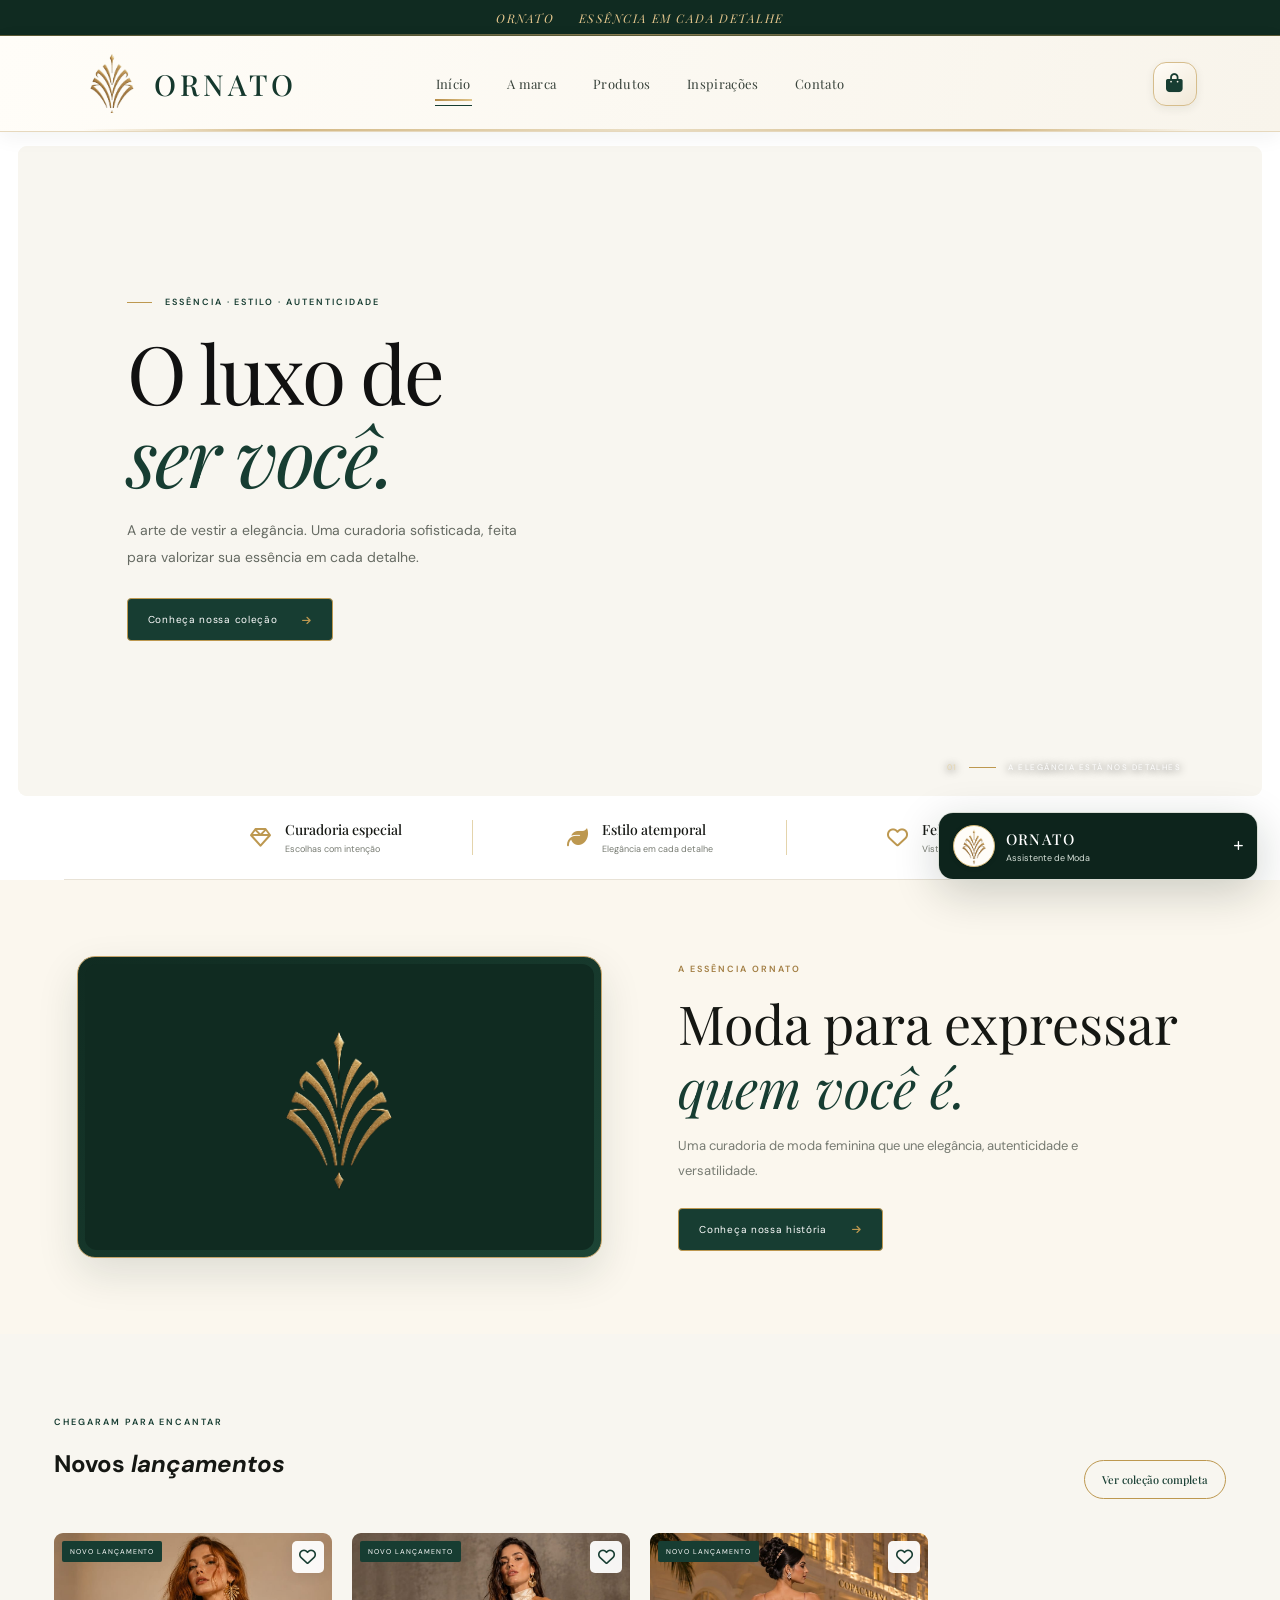
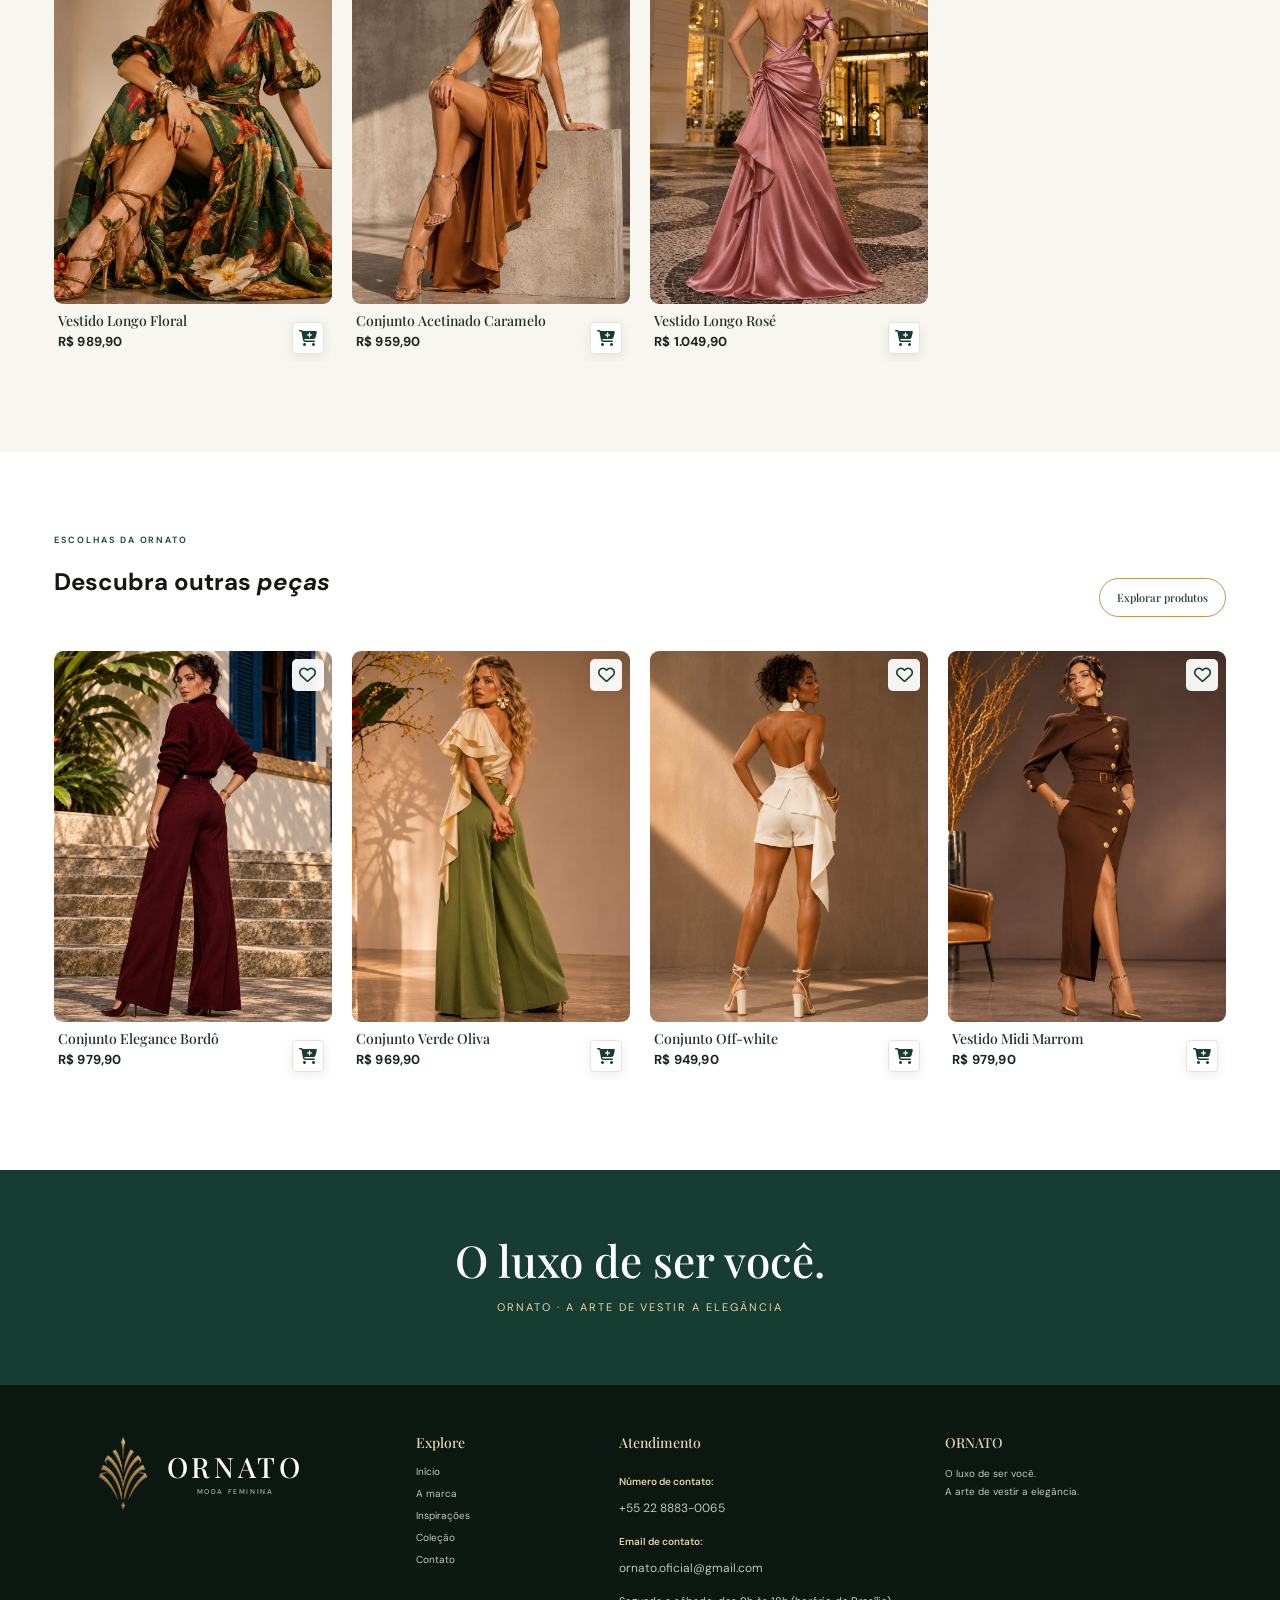
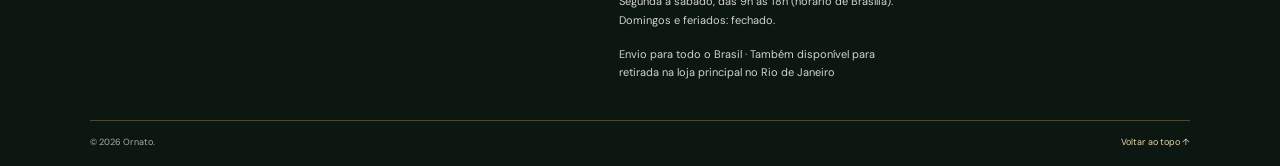
<file: index.html>
<!DOCTYPE html>
<html lang="pt-BR">
<head>
  <meta charset="UTF-8">
  <meta name="viewport" content="width=device-width, initial-scale=1.0">
  <meta name="theme-color" content="#173D32">
  <meta name="description" content="Ornato — moda feminina com elegância, autenticidade e propósito.">
  <title>Início | Ornato — Moda feminina</title>
  <link rel="preconnect" href="https://fonts.googleapis.com">
  <link rel="preconnect" href="https://fonts.gstatic.com" crossorigin>
  <link href="https://fonts.googleapis.com/css2?family=DM+Sans:wght@400;500;600;700&family=Playfair+Display:wght@400;500;600&display=swap" rel="stylesheet">
  <link rel="stylesheet" href="https://cdnjs.cloudflare.com/ajax/libs/font-awesome/6.5.2/css/all.min.css">
  <link rel="icon" type="image/svg+xml" href="favicon.svg?v=3">
  <link rel="shortcut icon" href="favicon.svg?v=3">
  <link rel="stylesheet" href="style.css?v=chat-layout-16">
</head>
<body>
  <div class="topline"><span>O LUXO DE SER VOCÊ</span><span class="topline-center">ORNATO <i class="fa-solid fa-sparkles"></i> ESSÊNCIA EM CADA DETALHE</span><span class="topline-social">A ARTE DE VESTIR A ELEGÂNCIA</span></div>
  <header class="site-header">
    <a class="brand" href="index.html" aria-label="Ornato, início"><span class="brand-symbol"><img class="ornato-logo-image" src="ornato.png" alt="Símbolo original da Ornato"></span><span class="brand-name">ORNATO<small>MODA FEMININA</small></span></a>
    <button class="menu-toggle" id="menu-toggle" aria-label="Abrir menu"><i class="fa-solid fa-bars"></i></button>
    <nav class="main-nav" id="main-nav"><a class="active" href="index.html">Início</a><a class="" href="sobre.html">A marca</a><a class="" href="produtos.html">Produtos</a><a href="inspiracoes.html" class="">Inspirações</a><a href="index.html#contato">Contato</a></nav>
    <a class="header-cart-icon header-cart-main" href="carrinho.html" aria-label="Abrir carrinho"><i class="fa-solid fa-bag-shopping"></i><span data-cart-count hidden>0</span></a>
  </header>
<main>
    <section class="hero" id="inicio">
      <div class="hero-photo" role="img" aria-label="Editorial de moda feminina em tons naturais"></div>
      <div class="hero-content">
        <p class="eyebrow"><span></span> ESSÊNCIA · ESTILO · AUTENTICIDADE</p>
        <h1>O luxo de<br><em>ser você.</em></h1>
        <p class="hero-copy">A arte de vestir a elegância. Uma curadoria sofisticada, feita para valorizar sua essência em cada detalhe.</p>
        <a class="button button-dark" href="produtos.html">Conheça nossa coleção <i class="fa-solid fa-arrow-right"></i></a>
      </div>
      <div class="hero-caption"><span>01</span><i></i> A ELEGÂNCIA ESTÁ NOS DETALHES</div>
    </section>

    <section class="values" aria-label="A essência Ornato">
      <div><i class="fa-regular fa-gem"></i><span><b>Curadoria especial</b><small>Escolhas com intenção</small></span></div>
      <div><i class="fa-solid fa-leaf"></i><span><b>Estilo atemporal</b><small>Elegância em cada detalhe</small></span></div>
      <div><i class="fa-regular fa-heart"></i><span><b>Feito para você</b><small>Vista-se com confiança</small></span></div>
    </section><section class="home-intro"><div class="home-intro-layout"><div class="home-intro-media"><video class="ornato-logo-animation" autoplay muted playsinline preload="auto" poster="ornato.png" aria-label="Animação da identidade visual da Ornato"><source src="assets/produtos/ornato-logo-animation.mp4" type="video/mp4"></video></div><div class="home-intro-copy"><div class="section-kicker">A ESSÊNCIA ORNATO</div><h2>Moda para expressar<br><em>quem você é.</em></h2><p>Uma curadoria de moda feminina que une elegância, autenticidade e versatilidade.</p><a class="button button-dark" href="sobre.html">Conheça nossa história <i class="fa-solid fa-arrow-right"></i></a></div></div></section>
<section class="home-product-section"><div class="section-wrap"><div class="section-heading-inline"><div><div class="section-kicker">CHEGARAM PARA ENCANTAR</div><h2>Novos <em>lançamentos</em></h2></div><a class="text-link" href="produtos.html">Ver coleção completa</a></div><div class="products-grid" id="home-novidades"></div></div></section><section class="home-product-section alt"><div class="section-wrap"><div class="section-heading-inline"><div><div class="section-kicker">ESCOLHAS DA ORNATO</div><h2>Descubra outras <em>peças</em></h2></div><a class="text-link" href="produtos.html">Explorar produtos</a></div><div class="products-grid" id="home-recomendados"></div></div></section><section class="brand-slogan-band"><h2>O luxo de ser você.</h2><p>ORNATO · A arte de vestir a elegância</p></section>
</main>
  <footer id="contato" class="footer">
    <div class="footer-main"><a class="brand brand-footer" href="index.html"><span class="brand-symbol"><img class="ornato-logo-image" src="ornato.png" alt="Símbolo original da Ornato"></span><span class="brand-name">ORNATO<small>MODA FEMININA</small></span></a><div class="footer-links"><b>Explore</b><a href="index.html">Início</a><a href="sobre.html">A marca</a><a href="inspiracoes.html">Inspirações</a><a href="produtos.html">Coleção</a><a href="index.html#contato">Contato</a></div><div class="footer-service"><b>Atendimento</b><div id="footer-contact">Informações de atendimento disponíveis em breve.</div></div><div class="footer-note"><b>ORNATO</b><p>O luxo de ser você.<br>A arte de vestir a elegância.</p></div></div>
    <div class="footer-bottom"><span>© <span id="year"></span> Ornato.</span><a href="index.html">Voltar ao topo ↑</a></div>
  </footer>
  <aside class="chat-widget" id="chat-widget" aria-label="Assistente virtual Ornato">
    <button class="chat-header" id="chat-toggle" aria-expanded="false" aria-controls="chat-body">
      <span class="chat-avatar"><img class="ornato-logo-image" src="ornato.png" alt="Símbolo original da Ornato"></span><span class="chat-heading"><b>ORNATO</b><small>Assistente de Moda</small></span><i class="fa-solid fa-plus chat-chevron" id="chat-minimize-icon"></i>
    </button>
    <div class="chat-body is-hidden" id="chat-body">
      <div class="chat-messages" id="chat-messages"><div class="message bot-message">Olá! Seja bem-vinda à Ornato. ✨<br>Sou sua assistente virtual. Como posso ajudar?</div></div>
      <div class="chat-suggestions"><button class="suggestion-chip">Quais produtos vocês têm?</button><button class="suggestion-chip">Qual o valor das peças?</button><button class="suggestion-chip">Me ajude a escolher um look</button></div>
      <form class="chat-input-area" id="chat-form"><input type="text" id="chat-input" placeholder="Digite sua mensagem..." autocomplete="off" aria-label="Sua mensagem"><button type="submit" id="chat-send" aria-label="Enviar mensagem"><i class="fa-solid fa-arrow-up"></i></button></form>
      <div class="chat-footer-brand">ASSISTENTE VIRTUAL ORNATO</div>
    </div>
  </aside>
  <script src="config.js"></script>
  <script src="script.js?v=chat-layout-16"></script>
</body>
</file>
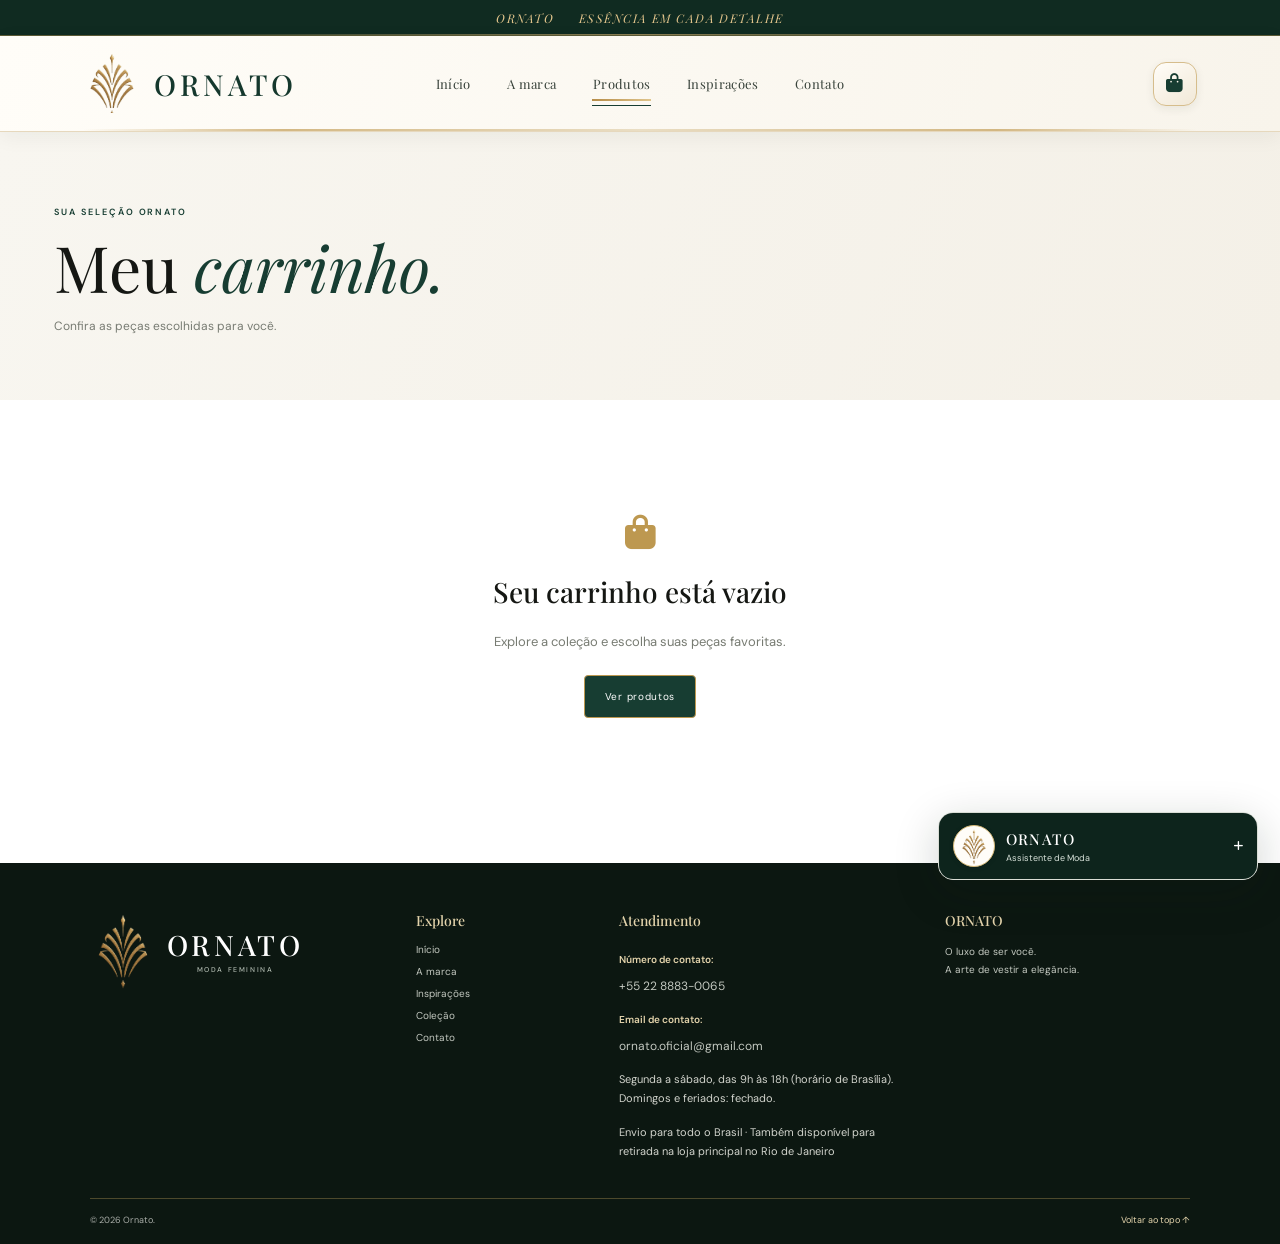
<file: carrinho.html>
<!DOCTYPE html>
<html lang="pt-BR">
<head>
  <meta charset="UTF-8">
  <meta name="viewport" content="width=device-width, initial-scale=1.0">
  <meta name="theme-color" content="#173D32">
  <meta name="description" content="Conheça os detalhes das peças da coleção Ornato.">
  <title>Carrinho | Ornato — O luxo de ser você</title>
  <link rel="preconnect" href="https://fonts.googleapis.com">
  <link rel="preconnect" href="https://fonts.gstatic.com" crossorigin>
  <link href="https://fonts.googleapis.com/css2?family=DM+Sans:wght@400;500;600;700&family=Playfair+Display:wght@400;500;600&display=swap" rel="stylesheet">
  <link rel="stylesheet" href="https://cdnjs.cloudflare.com/ajax/libs/font-awesome/6.5.2/css/all.min.css">
  <link rel="icon" type="image/svg+xml" href="favicon.svg?v=3">
  <link rel="shortcut icon" href="favicon.svg?v=3">
  <link rel="stylesheet" href="style.css?v=chat-layout-16">
</head>
<body>
  <div class="topline"><span>O LUXO DE SER VOCÊ</span><span class="topline-center">ORNATO <i class="fa-solid fa-sparkles"></i> ESSÊNCIA EM CADA DETALHE</span><span class="topline-social">A ARTE DE VESTIR A ELEGÂNCIA</span></div>
  <header class="site-header">
    <a class="brand" href="index.html" aria-label="Ornato, início"><span class="brand-symbol"><img class="ornato-logo-image" src="ornato.png" alt="Símbolo original da Ornato"></span><span class="brand-name">ORNATO<small>MODA FEMININA</small></span></a>
    <button class="menu-toggle" id="menu-toggle" aria-label="Abrir menu"><i class="fa-solid fa-bars"></i></button>
    <nav class="main-nav" id="main-nav"><a href="index.html">Início</a><a href="sobre.html">A marca</a><a class="active" href="produtos.html">Produtos</a><a href="inspiracoes.html">Inspirações</a><a href="index.html#contato">Contato</a></nav><a class="header-cart-icon header-cart-main" href="carrinho.html" aria-label="Abrir carrinho"><i class="fa-solid fa-bag-shopping"></i><span data-cart-count hidden>0</span></a>
    
  </header>
  <main><section class="page-hero"><div class="section-wrap"><div class="section-kicker">SUA SELEÇÃO ORNATO</div><h1>Meu <em>carrinho.</em></h1><p>Confira as peças escolhidas para você.</p></div></section><section class="cart-page-section section-wrap"><div id="cart-items" class="cart-items"><p>Carregando seu carrinho...</p></div><div class="cart-checkout"><a class="button button-dark" href="pagamento.html">Ir para o pagamento</a></div></section></main>
  <footer id="contato" class="footer">
    <div class="footer-main"><a class="brand brand-footer" href="index.html"><span class="brand-symbol"><img class="ornato-logo-image" src="ornato.png" alt="Símbolo original da Ornato"></span><span class="brand-name">ORNATO<small>MODA FEMININA</small></span></a><div class="footer-links"><b>Explore</b><a href="index.html">Início</a><a href="sobre.html">A marca</a><a href="inspiracoes.html">Inspirações</a><a href="produtos.html">Coleção</a><a href="index.html#contato">Contato</a></div><div class="footer-service"><b>Atendimento</b><div id="footer-contact">Informações de atendimento disponíveis em breve.</div></div><div class="footer-note"><b>ORNATO</b><p>O luxo de ser você.<br>A arte de vestir a elegância.</p></div></div>
    <div class="footer-bottom"><span>© <span id="year"></span> Ornato.</span><a href="index.html">Voltar ao topo ↑</a></div>
  </footer>
  <aside class="chat-widget" id="chat-widget" aria-label="Assistente virtual Ornato">
    <button class="chat-header" id="chat-toggle" aria-expanded="false" aria-controls="chat-body"><span class="chat-avatar"><img class="ornato-logo-image" src="ornato.png" alt="Símbolo original da Ornato"></span><span class="chat-heading"><b>ORNATO</b><small>Assistente de Moda</small></span><i class="fa-solid fa-plus chat-chevron" id="chat-minimize-icon"></i></button>
    <div class="chat-body is-hidden" id="chat-body"><div class="chat-messages" id="chat-messages"><div class="message bot-message">Olá! Seja bem-vinda à Ornato. ✨<br>Sou sua assistente virtual. Como posso ajudar?</div></div><div class="chat-suggestions"><button class="suggestion-chip">Quais produtos vocês têm?</button><button class="suggestion-chip">Qual o valor das peças?</button><button class="suggestion-chip">Me ajude a escolher um look</button></div><form class="chat-input-area" id="chat-form"><input type="text" id="chat-input" placeholder="Digite sua mensagem..." autocomplete="off" aria-label="Sua mensagem"><button type="submit" id="chat-send" aria-label="Enviar mensagem"><i class="fa-solid fa-arrow-up"></i></button></form><div class="chat-footer-brand">ASSISTENTE VIRTUAL ORNATO</div></div>
  </aside>
  <script src="config.js"></script>
  <script src="script.js?v=chat-layout-16"></script>
</body>
</html>
</file>
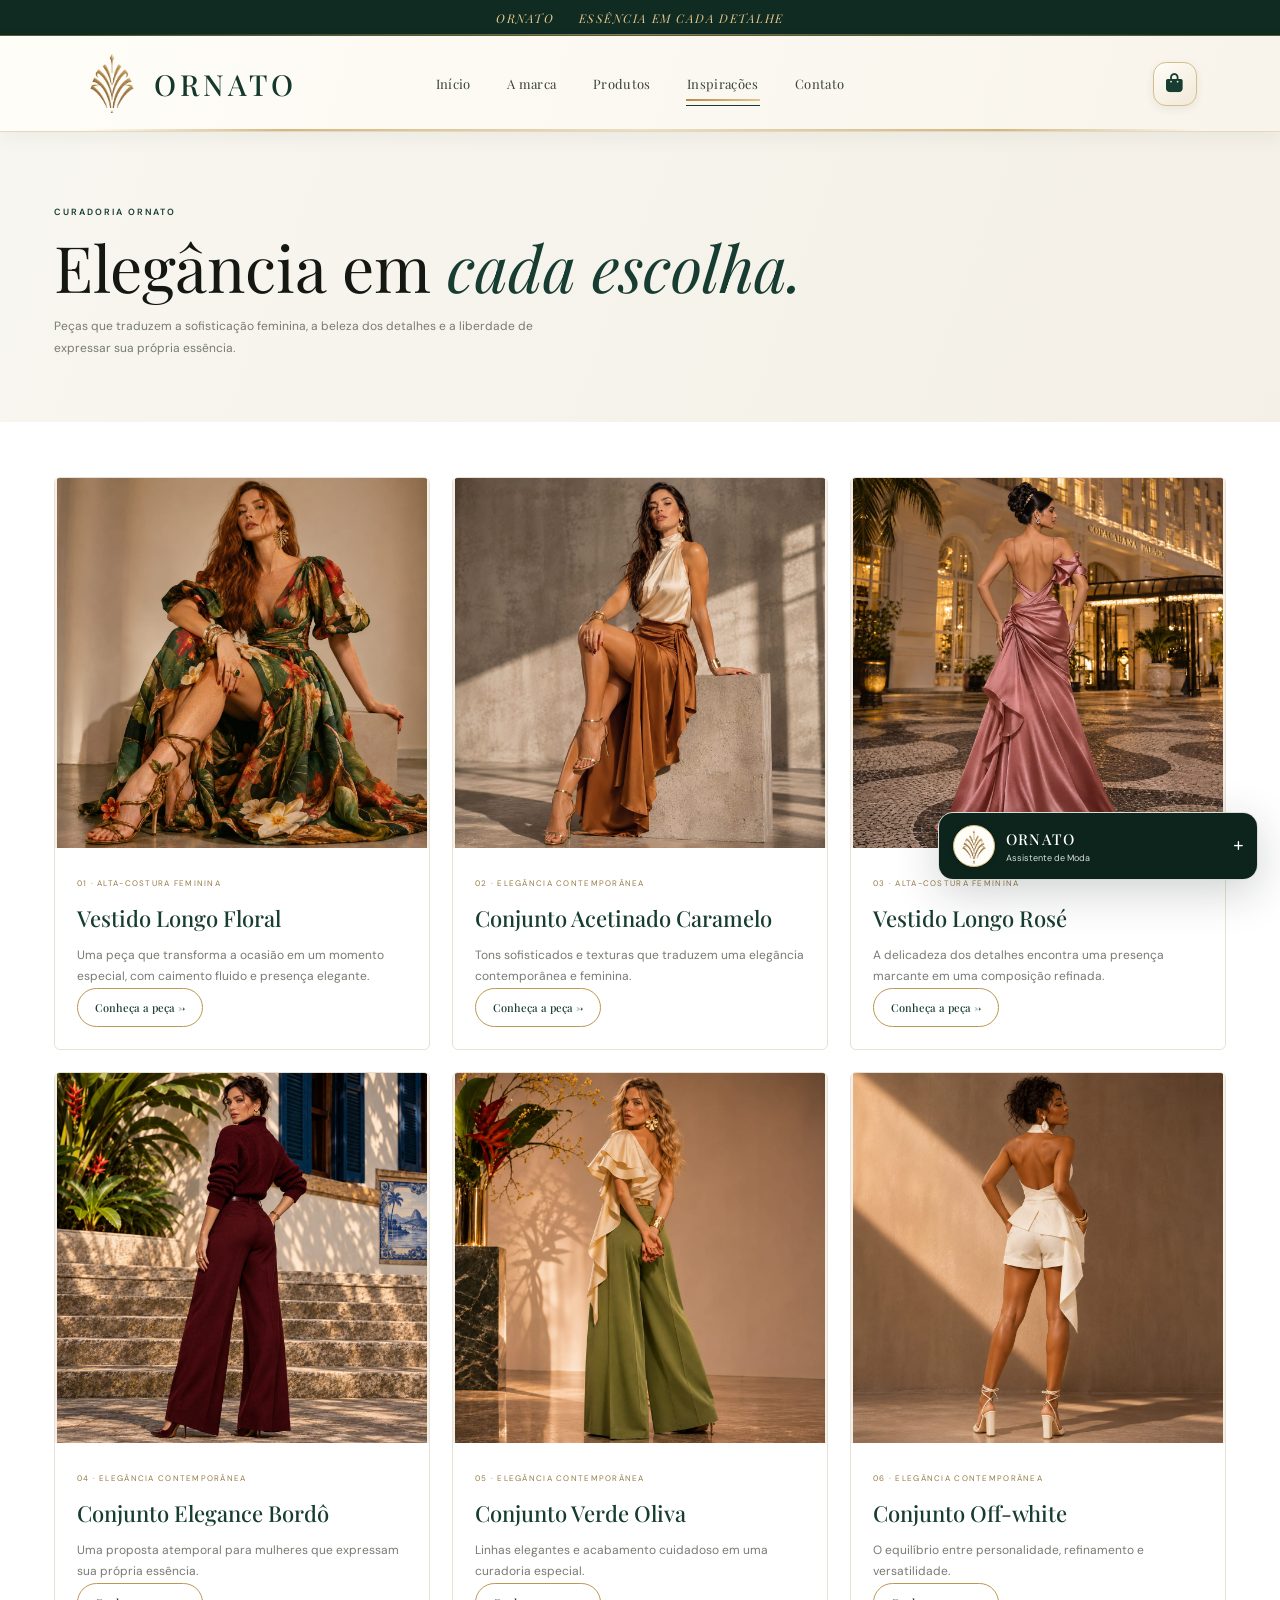
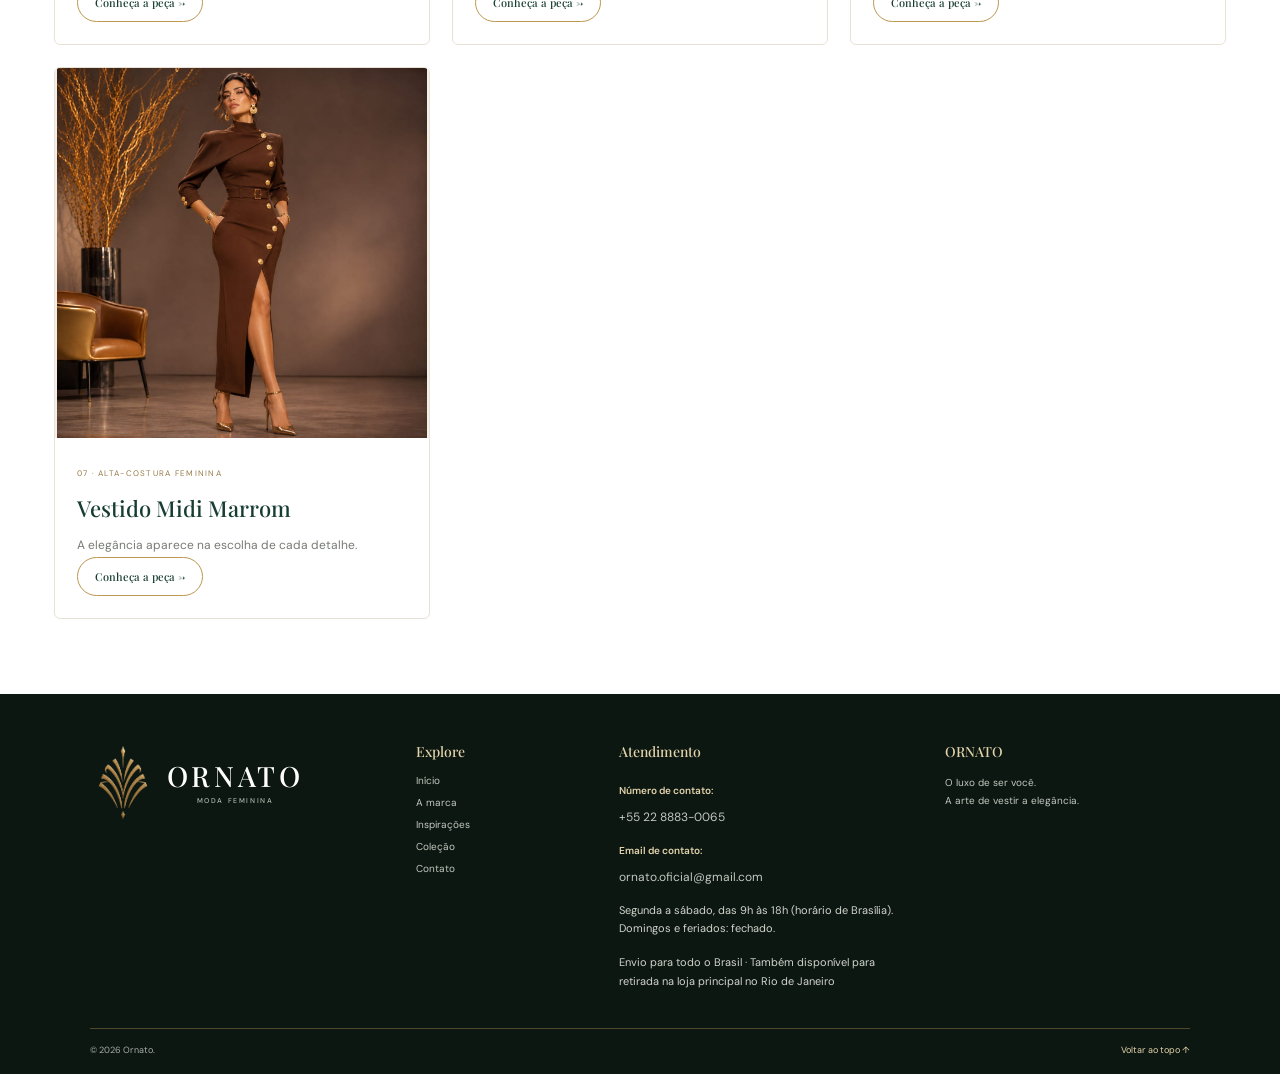
<file: inspiracoes.html>
<!DOCTYPE html>
<html lang="pt-BR">
<head>
  <meta charset="UTF-8">
  <meta name="viewport" content="width=device-width, initial-scale=1.0">
  <meta name="theme-color" content="#173D32">
  <meta name="description" content="Inspirações de looks e combinações da Ornato.">
  <title>Inspirações | Ornato — Moda feminina</title>
  <link rel="preconnect" href="https://fonts.googleapis.com">
  <link rel="preconnect" href="https://fonts.gstatic.com" crossorigin>
  <link href="https://fonts.googleapis.com/css2?family=DM+Sans:wght@400;500;600;700&family=Playfair+Display:wght@400;500;600&display=swap" rel="stylesheet">
  <link rel="stylesheet" href="https://cdnjs.cloudflare.com/ajax/libs/font-awesome/6.5.2/css/all.min.css">
  <link rel="icon" type="image/svg+xml" href="favicon.svg?v=3">
  <link rel="shortcut icon" href="favicon.svg?v=3">
  <link rel="stylesheet" href="style.css?v=chat-layout-16">
</head>
<body>
  <div class="topline"><span>O LUXO DE SER VOCÊ</span><span class="topline-center">ORNATO <i class="fa-solid fa-sparkles"></i> ESSÊNCIA EM CADA DETALHE</span><span class="topline-social">A ARTE DE VESTIR A ELEGÂNCIA</span></div>
  <header class="site-header">
    <a class="brand" href="index.html" aria-label="Ornato, início"><span class="brand-symbol"><img class="ornato-logo-image" src="ornato.png" alt="Símbolo original da Ornato"></span><span class="brand-name">ORNATO<small>MODA FEMININA</small></span></a>
    <button class="menu-toggle" id="menu-toggle" aria-label="Abrir menu"><i class="fa-solid fa-bars"></i></button>
    <nav class="main-nav" id="main-nav"><a class="" href="index.html">Início</a><a class="" href="sobre.html">A marca</a><a class="" href="produtos.html">Produtos</a><a href="inspiracoes.html" class="active">Inspirações</a><a href="index.html#contato">Contato</a></nav>
    <a class="header-cart-icon header-cart-main" href="carrinho.html" aria-label="Abrir carrinho"><i class="fa-solid fa-bag-shopping"></i><span data-cart-count hidden>0</span></a>
  </header>
<main><section class="page-hero page-hero-inspiration"><div class="section-wrap"><div class="section-kicker">CURADORIA ORNATO</div><h1>Elegância em <em>cada escolha.</em></h1><p>Peças que traduzem a sofisticação feminina, a beleza dos detalhes e a liberdade de expressar sua própria essência.</p></div></section><section class="inspiration-grid section-wrap" id="inspiration-grid"><p>Conheça nossa curadoria.</p></section></main>
  <footer id="contato" class="footer">
    <div class="footer-main"><a class="brand brand-footer" href="index.html"><span class="brand-symbol"><img class="ornato-logo-image" src="ornato.png" alt="Símbolo original da Ornato"></span><span class="brand-name">ORNATO<small>MODA FEMININA</small></span></a><div class="footer-links"><b>Explore</b><a href="index.html">Início</a><a href="sobre.html">A marca</a><a href="inspiracoes.html">Inspirações</a><a href="produtos.html">Coleção</a><a href="index.html#contato">Contato</a></div><div class="footer-service"><b>Atendimento</b><div id="footer-contact">Informações de atendimento disponíveis em breve.</div></div><div class="footer-note"><b>ORNATO</b><p>O luxo de ser você.<br>A arte de vestir a elegância.</p></div></div>
    <div class="footer-bottom"><span>© <span id="year"></span> Ornato.</span><a href="index.html">Voltar ao topo ↑</a></div>
  </footer>
  <aside class="chat-widget" id="chat-widget" aria-label="Assistente virtual Ornato">
    <button class="chat-header" id="chat-toggle" aria-expanded="false" aria-controls="chat-body">
      <span class="chat-avatar"><img class="ornato-logo-image" src="ornato.png" alt="Símbolo original da Ornato"></span><span class="chat-heading"><b>ORNATO</b><small>Assistente de Moda</small></span><i class="fa-solid fa-plus chat-chevron" id="chat-minimize-icon"></i>
    </button>
    <div class="chat-body is-hidden" id="chat-body">
      <div class="chat-messages" id="chat-messages"><div class="message bot-message">Olá! Seja bem-vinda à Ornato. ✨<br>Sou sua assistente virtual. Como posso ajudar?</div></div>
      <div class="chat-suggestions"><button class="suggestion-chip">Quais produtos vocês têm?</button><button class="suggestion-chip">Qual o valor das peças?</button><button class="suggestion-chip">Me ajude a escolher um look</button></div>
      <form class="chat-input-area" id="chat-form"><input type="text" id="chat-input" placeholder="Digite sua mensagem..." autocomplete="off" aria-label="Sua mensagem"><button type="submit" id="chat-send" aria-label="Enviar mensagem"><i class="fa-solid fa-arrow-up"></i></button></form>
      <div class="chat-footer-brand">ASSISTENTE VIRTUAL ORNATO</div>
    </div>
  </aside>
  <script src="config.js"></script>
  <script src="script.js?v=chat-layout-16"></script>
</body>
</file>
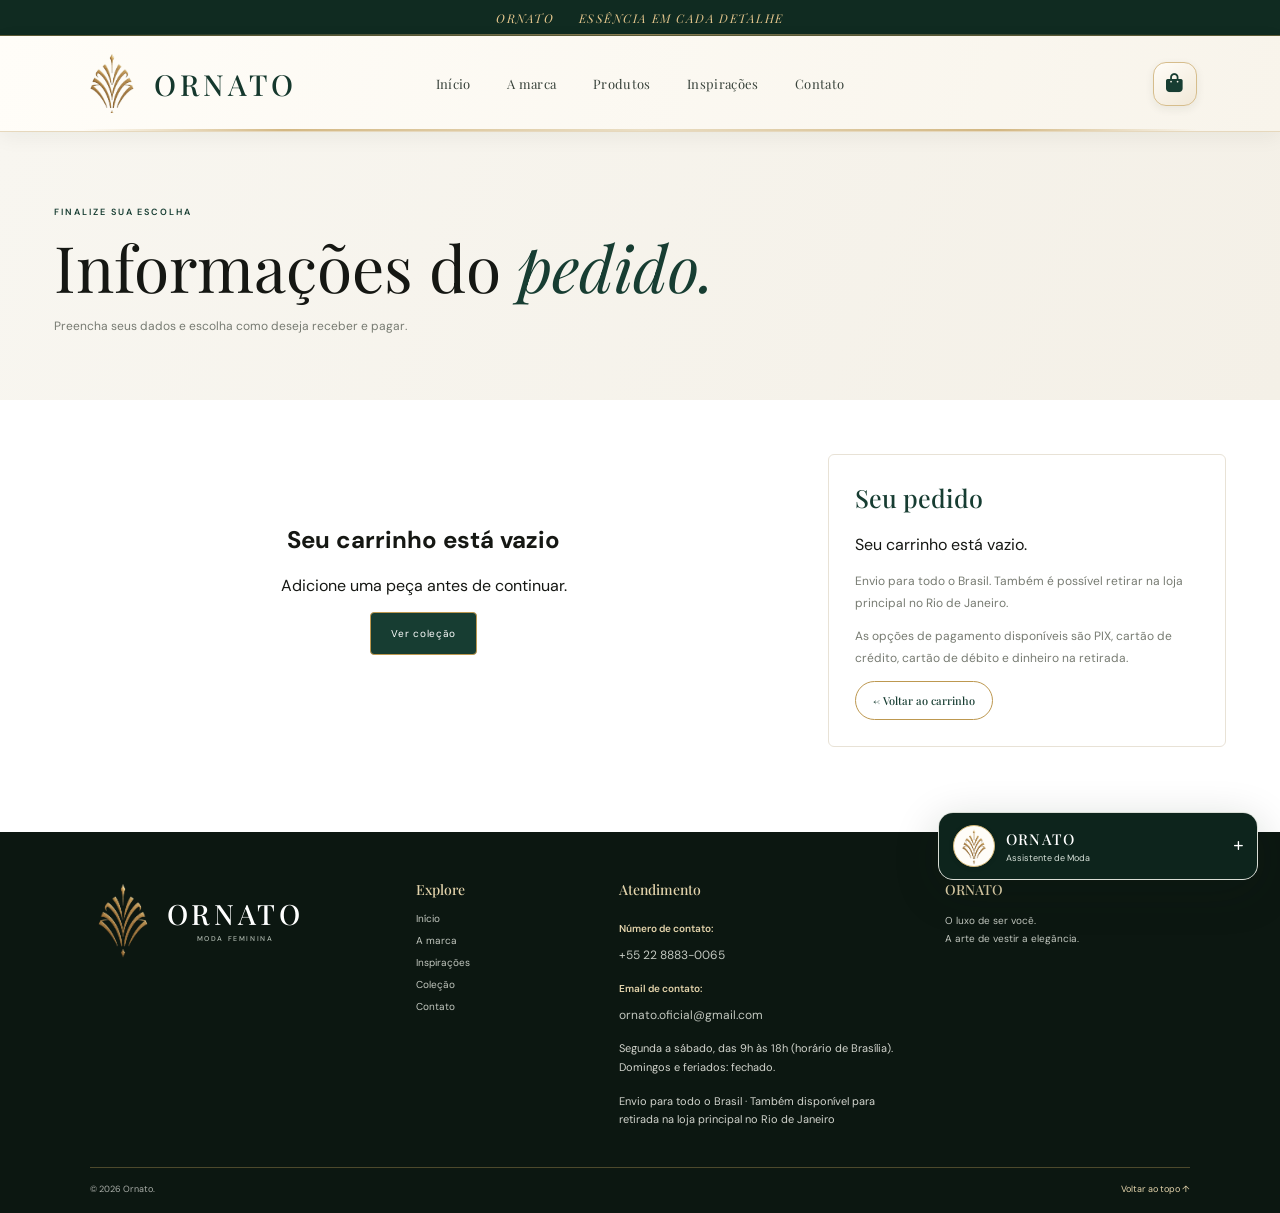
<file: pagamento.html>
<!DOCTYPE html>
<html lang="pt-BR">
<head>
<meta charset="UTF-8"><meta name="viewport" content="width=device-width, initial-scale=1.0"><meta name="theme-color" content="#173D32">
<meta name="description" content="Informações de entrega e pagamento da sua seleção Ornato."><title>Pagamento | Ornato — O luxo de ser você</title>
<link rel="preconnect" href="https://fonts.googleapis.com"><link rel="preconnect" href="https://fonts.gstatic.com" crossorigin>
<link href="https://fonts.googleapis.com/css2?family=DM+Sans:wght@400;500;600;700&family=Playfair+Display:wght@400;500;600&display=swap" rel="stylesheet">
<link rel="stylesheet" href="https://cdnjs.cloudflare.com/ajax/libs/font-awesome/6.5.2/css/all.min.css"><link rel="icon" type="image/svg+xml" href="favicon.svg?v=3"><link rel="stylesheet" href="style.css?v=chat-layout-16">
</head><body>
<div class="topline"><span>O LUXO DE SER VOCÊ</span><span class="topline-center">ORNATO <i class="fa-solid fa-sparkles"></i> ESSÊNCIA EM CADA DETALHE</span><span class="topline-social">A ARTE DE VESTIR A ELEGÂNCIA</span></div>
<header class="site-header"><a class="brand" href="index.html" aria-label="Ornato, início"><span class="brand-symbol"><img class="ornato-logo-image" src="ornato.png" alt="Símbolo original da Ornato"></span><span class="brand-name">ORNATO<small>MODA FEMININA</small></span></a><button class="menu-toggle" id="menu-toggle" aria-label="Abrir menu"><i class="fa-solid fa-bars"></i></button><nav class="main-nav" id="main-nav"><a href="index.html">Início</a><a href="sobre.html">A marca</a><a href="produtos.html">Produtos</a><a href="inspiracoes.html">Inspirações</a><a href="index.html#contato">Contato</a></nav><a class="header-cart-icon header-cart-main" href="carrinho.html" aria-label="Abrir carrinho"><i class="fa-solid fa-bag-shopping"></i><span data-cart-count hidden>0</span></a></header>
<main><section class="page-hero"><div class="section-wrap"><div class="section-kicker">FINALIZE SUA ESCOLHA</div><h1>Informações do <em>pedido.</em></h1><p>Preencha seus dados e escolha como deseja receber e pagar.</p></div></section>
<section class="checkout-section section-wrap"><div id="checkout-form" class="checkout-layout">
<div id="checkout-empty" class="checkout-empty" hidden><h2>Seu carrinho está vazio</h2><p>Adicione uma peça antes de continuar.</p><a class="button button-dark" href="produtos.html">Ver coleção</a></div>
<form id="checkout-fields" class="checkout-form-card" hidden>
<h2>Seus dados</h2><div class="checkout-fields-grid">
<div class="checkout-field"><label for="customer-name">Nome completo</label><input id="customer-name" name="name" autocomplete="name" placeholder="Seu nome" required></div>
<div class="checkout-field"><label for="customer-email">E-mail</label><input id="customer-email" name="email" type="email" autocomplete="email" placeholder="seu@email.com" required></div>
<div class="checkout-field"><label for="customer-phone">Telefone / WhatsApp</label><input id="customer-phone" name="phone" type="tel" autocomplete="tel" placeholder="+55 (__) _____-____" required></div>
<div class="checkout-field"><label for="customer-document">CPF (opcional)</label><input id="customer-document" name="document" placeholder="000.000.000-00"></div>
<div class="checkout-field full"><label for="delivery-method">Como deseja receber?</label><select id="delivery-method" name="delivery"><option value="Entrega">Entrega no endereço</option><option value="Retirada">Retirada na loja principal — Rio de Janeiro</option></select></div>
<div class="checkout-field full"><label for="customer-address">Endereço para entrega</label><input id="customer-address" name="address" autocomplete="street-address" placeholder="Rua, número, complemento"></div>
<div class="checkout-field"><label for="customer-city">Cidade</label><input id="customer-city" name="city" autocomplete="address-level2" placeholder="Cidade"></div>
<div class="checkout-field"><label for="customer-state">Estado</label><input id="customer-state" name="state" autocomplete="address-level1" placeholder="UF"></div>
<div class="checkout-field"><label for="customer-zip">CEP</label><input id="customer-zip" name="zip" autocomplete="postal-code" placeholder="00000-000"></div>
<div class="checkout-field full"><label for="customer-notes">Observações (opcional)</label><textarea id="customer-notes" name="notes" placeholder="Complemento, referência ou preferência de entrega"></textarea></div>
</div>
<h2 style="margin-top:28px">Forma de pagamento</h2><div class="checkout-options">
<label class="checkout-option"><input type="radio" name="payment" value="PIX" checked> PIX</label>
<label class="checkout-option"><input type="radio" name="payment" value="Cartão de crédito"> Cartão de crédito</label>
<label class="checkout-option"><input type="radio" name="payment" value="Cartão de débito"> Cartão de débito</label>
<label class="checkout-option"><input type="radio" name="payment" value="Dinheiro na retirada"> Dinheiro na retirada</label>
</div>
<button class="checkout-submit" type="submit">Confirmar informações</button><p id="checkout-notice" class="checkout-notice" aria-live="polite"></p>
</form>
<aside class="checkout-summary-card"><h2>Seu pedido</h2><div id="checkout-order-summary" class="checkout-order-lines">Carregando itens do carrinho...</div><p>Envio para todo o Brasil. Também é possível retirar na loja principal no Rio de Janeiro.</p><p>As opções de pagamento disponíveis são PIX, cartão de crédito, cartão de débito e dinheiro na retirada.</p><a class="text-link" href="carrinho.html">← Voltar ao carrinho</a></aside>
</div></section></main>
<footer id="contato" class="footer"><div class="footer-main"><a class="brand brand-footer" href="index.html"><span class="brand-symbol"><img class="ornato-logo-image" src="ornato.png" alt="Símbolo original da Ornato"></span><span class="brand-name">ORNATO<small>MODA FEMININA</small></span></a><div class="footer-links"><b>Explore</b><a href="index.html">Início</a><a href="sobre.html">A marca</a><a href="inspiracoes.html">Inspirações</a><a href="produtos.html">Coleção</a><a href="index.html#contato">Contato</a></div><div class="footer-service"><b>Atendimento</b><div id="footer-contact">Informações de atendimento disponíveis em breve.</div></div><div class="footer-note"><b>ORNATO</b><p>O luxo de ser você.<br>A arte de vestir a elegância.</p></div></div><div class="footer-bottom"><span>© <span id="year"></span> Ornato.</span><a href="index.html">Voltar ao topo ↑</a></div></footer>
<aside class="chat-widget" id="chat-widget" aria-label="Assistente virtual Ornato"><button class="chat-header" id="chat-toggle" aria-expanded="false" aria-controls="chat-body"><span class="chat-avatar"><img class="ornato-logo-image" src="ornato.png" alt="Símbolo original da Ornato"></span><span class="chat-heading"><b>ORNATO</b><small>Assistente de Moda</small></span><i class="fa-solid fa-plus chat-chevron" id="chat-minimize-icon"></i></button><div class="chat-body is-hidden" id="chat-body"><div class="chat-messages" id="chat-messages"><div class="message bot-message">Olá! Seja bem-vinda à Ornato. ✨ Sou sua assistente virtual. Como posso ajudar?</div></div><div class="chat-suggestions"><button class="suggestion-chip">Quais produtos vocês têm?</button><button class="suggestion-chip">Qual o valor das peças?</button><button class="suggestion-chip">Me ajude a escolher um look</button></div><form class="chat-input-area" id="chat-form"><input type="text" id="chat-input" placeholder="Digite sua mensagem..." autocomplete="off" aria-label="Sua mensagem"><button type="submit" id="chat-send" aria-label="Enviar mensagem"><i class="fa-solid fa-arrow-up"></i></button></form><div class="chat-footer-brand">ASSISTENTE VIRTUAL ORNATO</div></div></aside>
<script src="config.js"></script><script src="script.js?v=chat-layout-16"></script>
</body></html>
</file>
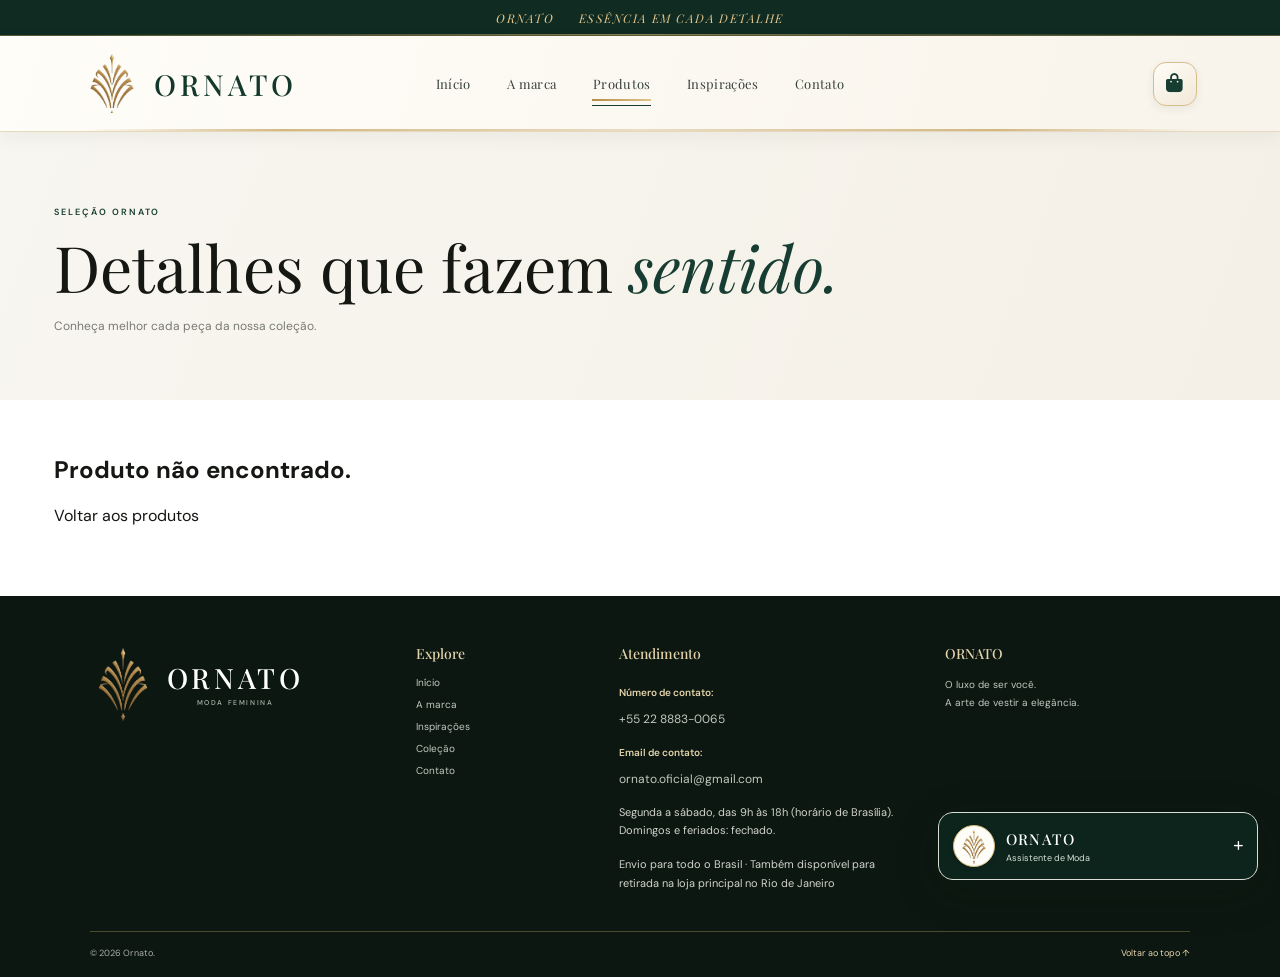
<file: produto.html>
<!DOCTYPE html>
<html lang="pt-BR">
<head>
  <meta charset="UTF-8">
  <meta name="viewport" content="width=device-width, initial-scale=1.0">
  <meta name="theme-color" content="#173D32">
  <meta name="description" content="Conheça os detalhes das peças da coleção Ornato.">
  <title>Produto | Ornato — Moda feminina</title>
  <link rel="preconnect" href="https://fonts.googleapis.com">
  <link rel="preconnect" href="https://fonts.gstatic.com" crossorigin>
  <link href="https://fonts.googleapis.com/css2?family=DM+Sans:wght@400;500;600;700&family=Playfair+Display:wght@400;500;600&display=swap" rel="stylesheet">
  <link rel="stylesheet" href="https://cdnjs.cloudflare.com/ajax/libs/font-awesome/6.5.2/css/all.min.css">
  <link rel="icon" type="image/svg+xml" href="favicon.svg?v=3">
  <link rel="shortcut icon" href="favicon.svg?v=3">
  <link rel="stylesheet" href="style.css?v=chat-layout-16">
</head>
<body>
  <div class="topline"><span>O LUXO DE SER VOCÊ</span><span class="topline-center">ORNATO <i class="fa-solid fa-sparkles"></i> ESSÊNCIA EM CADA DETALHE</span><span class="topline-social">A ARTE DE VESTIR A ELEGÂNCIA</span></div>
  <header class="site-header">
    <a class="brand" href="index.html" aria-label="Ornato, início"><span class="brand-symbol"><img class="ornato-logo-image" src="ornato.png" alt="Símbolo original da Ornato"></span><span class="brand-name">ORNATO<small>MODA FEMININA</small></span></a>
    <button class="menu-toggle" id="menu-toggle" aria-label="Abrir menu"><i class="fa-solid fa-bars"></i></button>
    <nav class="main-nav" id="main-nav"><a href="index.html">Início</a><a href="sobre.html">A marca</a><a class="active" href="produtos.html">Produtos</a><a href="inspiracoes.html">Inspirações</a><a href="index.html#contato">Contato</a></nav>
    <a class="header-cart-icon header-cart-main" href="carrinho.html" aria-label="Abrir carrinho"><i class="fa-solid fa-bag-shopping"></i><span data-cart-count hidden>0</span></a>
  </header>
  <main>
    <section class="page-hero"><div class="section-wrap"><div class="section-kicker">SELEÇÃO ORNATO</div><h1>Detalhes que fazem <em>sentido.</em></h1><p>Conheça melhor cada peça da nossa coleção.</p></div></section>
    <section class="product-detail-section"><div class="section-wrap" id="produto-detalhe"><p>Carregando produto...</p></div></section>
  </main>
  <footer id="contato" class="footer">
    <div class="footer-main"><a class="brand brand-footer" href="index.html"><span class="brand-symbol"><img class="ornato-logo-image" src="ornato.png" alt="Símbolo original da Ornato"></span><span class="brand-name">ORNATO<small>MODA FEMININA</small></span></a><div class="footer-links"><b>Explore</b><a href="index.html">Início</a><a href="sobre.html">A marca</a><a href="inspiracoes.html">Inspirações</a><a href="produtos.html">Coleção</a><a href="index.html#contato">Contato</a></div><div class="footer-service"><b>Atendimento</b><div id="footer-contact">Informações de atendimento disponíveis em breve.</div></div><div class="footer-note"><b>ORNATO</b><p>O luxo de ser você.<br>A arte de vestir a elegância.</p></div></div>
    <div class="footer-bottom"><span>© <span id="year"></span> Ornato.</span><a href="index.html">Voltar ao topo ↑</a></div>
  </footer>
  <aside class="chat-widget" id="chat-widget" aria-label="Assistente virtual Ornato">
    <button class="chat-header" id="chat-toggle" aria-expanded="false" aria-controls="chat-body"><span class="chat-avatar"><img class="ornato-logo-image" src="ornato.png" alt="Símbolo original da Ornato"></span><span class="chat-heading"><b>ORNATO</b><small>Assistente de Moda</small></span><i class="fa-solid fa-plus chat-chevron" id="chat-minimize-icon"></i></button>
    <div class="chat-body is-hidden" id="chat-body"><div class="chat-messages" id="chat-messages"><div class="message bot-message">Olá! Seja bem-vinda à Ornato. ✨<br>Sou sua assistente virtual. Como posso ajudar?</div></div><div class="chat-suggestions"><button class="suggestion-chip">Quais produtos vocês têm?</button><button class="suggestion-chip">Qual o valor das peças?</button><button class="suggestion-chip">Me ajude a escolher um look</button></div><form class="chat-input-area" id="chat-form"><input type="text" id="chat-input" placeholder="Digite sua mensagem..." autocomplete="off" aria-label="Sua mensagem"><button type="submit" id="chat-send" aria-label="Enviar mensagem"><i class="fa-solid fa-arrow-up"></i></button></form><div class="chat-footer-brand">ASSISTENTE VIRTUAL ORNATO</div></div>
  </aside>
  <script src="config.js"></script>
  <script src="script.js?v=chat-layout-16"></script>
</body>
</html>
</file>
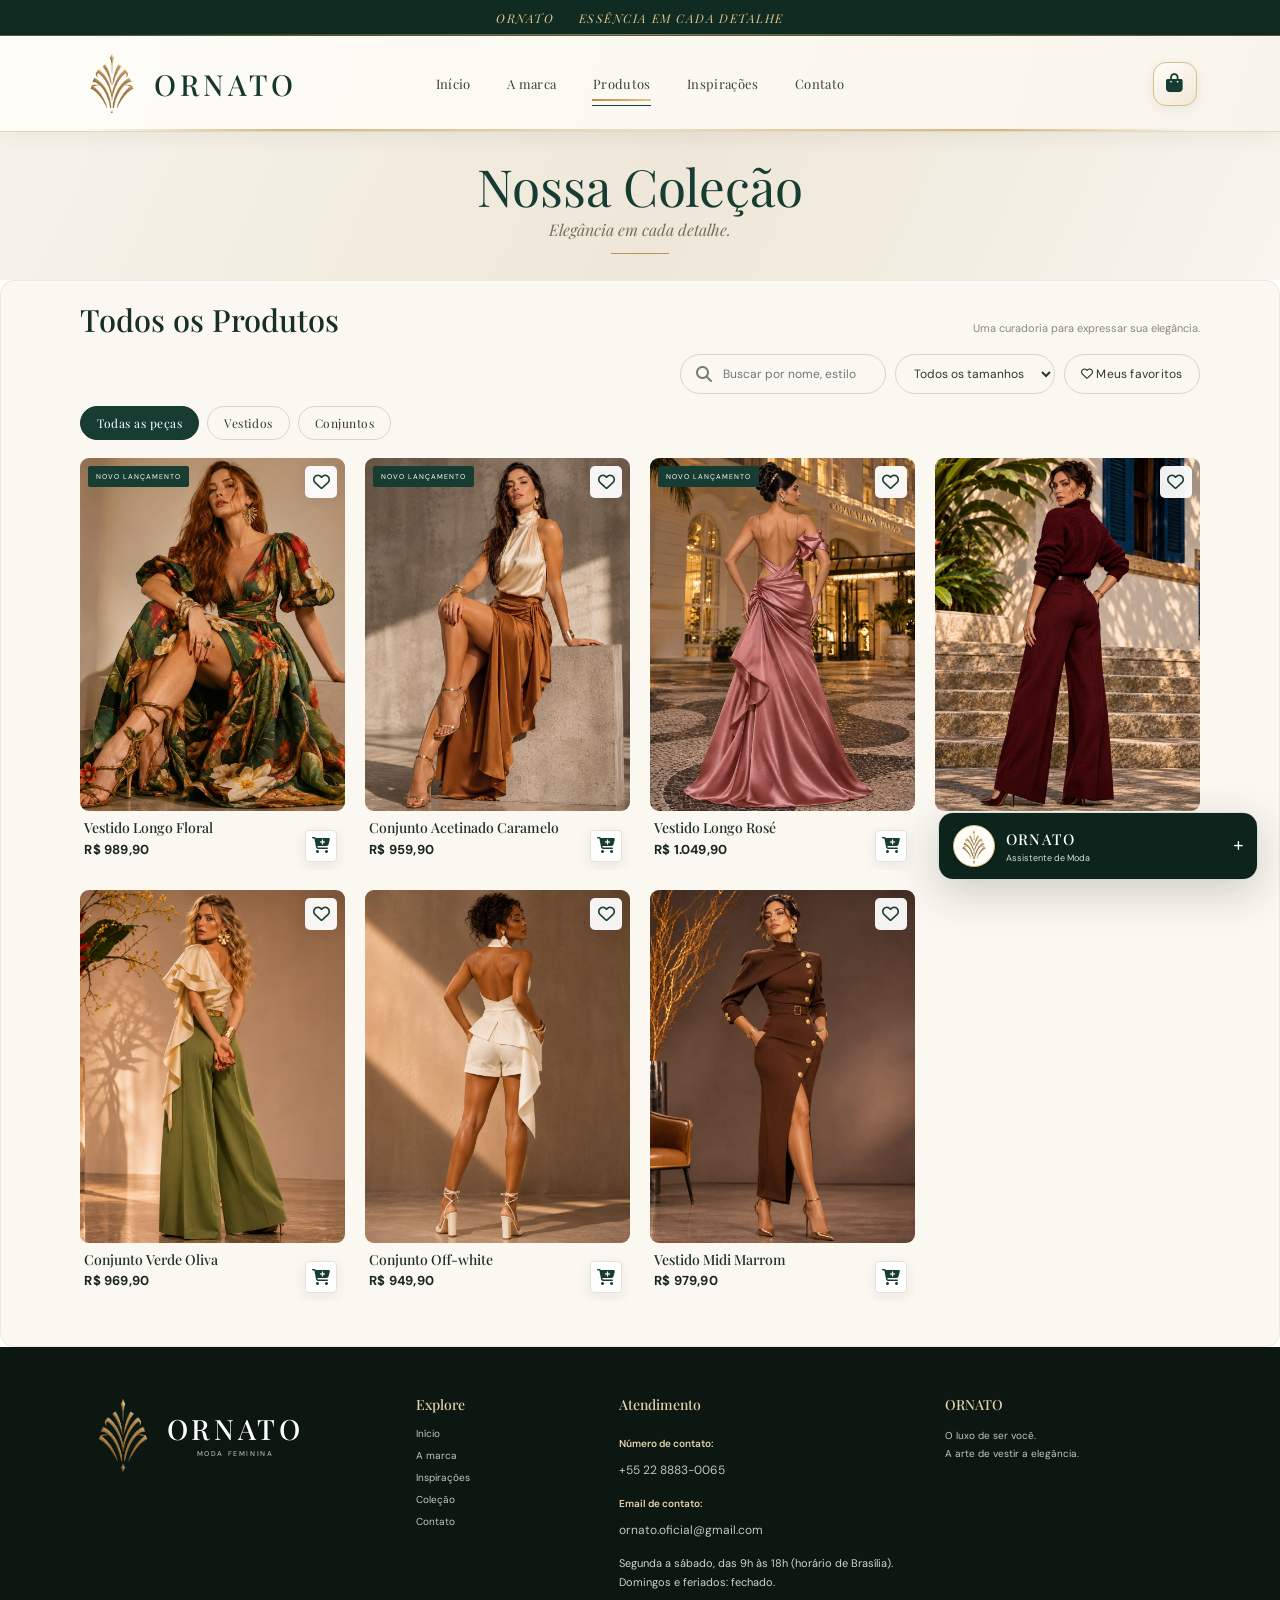
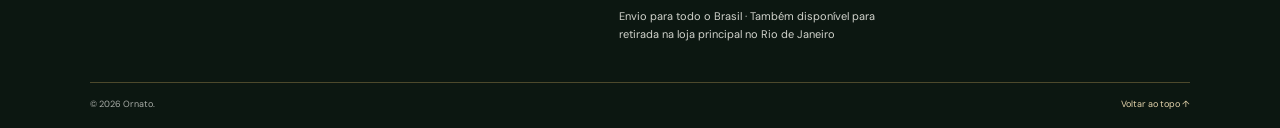
<file: produtos.html>
<!DOCTYPE html>
<html lang="pt-BR">
<head>
  <meta charset="UTF-8">
  <meta name="viewport" content="width=device-width, initial-scale=1.0">
  <meta name="theme-color" content="#173D32">
  <meta name="description" content="Conheça a coleção de moda feminina da Ornato.">
  <title>Produtos | Ornato — Moda feminina</title>
  <link rel="preconnect" href="https://fonts.googleapis.com">
  <link rel="preconnect" href="https://fonts.gstatic.com" crossorigin>
  <link href="https://fonts.googleapis.com/css2?family=DM+Sans:wght@400;500;600;700&family=Playfair+Display:wght@400;500;600&display=swap" rel="stylesheet">
  <link rel="stylesheet" href="https://cdnjs.cloudflare.com/ajax/libs/font-awesome/6.5.2/css/all.min.css">
  <link rel="icon" type="image/svg+xml" href="favicon.svg?v=3">
  <link rel="shortcut icon" href="favicon.svg?v=3">
  <link rel="stylesheet" href="style.css?v=chat-layout-16">
</head>
<body>
  <div class="topline"><span>O LUXO DE SER VOCÊ</span><span class="topline-center">ORNATO <i class="fa-solid fa-sparkles"></i> ESSÊNCIA EM CADA DETALHE</span><span class="topline-social">A ARTE DE VESTIR A ELEGÂNCIA</span></div>
  <header class="site-header">
    <a class="brand" href="index.html" aria-label="Ornato, início"><span class="brand-symbol"><img class="ornato-logo-image" src="ornato.png" alt="Símbolo original da Ornato"></span><span class="brand-name">ORNATO<small>MODA FEMININA</small></span></a>
    <button class="menu-toggle" id="menu-toggle" aria-label="Abrir menu"><i class="fa-solid fa-bars"></i></button>
    <nav class="main-nav" id="main-nav"><a class="" href="index.html">Início</a><a class="" href="sobre.html">A marca</a><a class="active" href="produtos.html">Produtos</a><a href="inspiracoes.html" class="">Inspirações</a><a href="index.html#contato">Contato</a></nav>
    <a class="header-cart-icon header-cart-main" href="carrinho.html" aria-label="Abrir carrinho"><i class="fa-solid fa-bag-shopping"></i><span data-cart-count hidden>0</span></a>
  </header>
<main>
<section class="catalog-editorial-hero"><div class="catalog-editorial-copy"><span>ORNATO · COLEÇÃO</span><h1>Nossa Coleção</h1><p>Elegância em cada detalhe.</p><i></i></div></section>
    <section class="collection" id="produtos">
      <div class="section-wrap">
        <div class="catalog-title-row"><h2>Todos os Produtos</h2><span>Uma curadoria para expressar sua elegância.</span></div>
        <div class="catalog-tools" id="favoritos"><label class="catalog-search-wrap"><i class="fa-solid fa-magnifying-glass"></i><input class="catalog-search" id="catalog-search" type="search" placeholder="Buscar por nome, estilo ou peça..." aria-label="Buscar produtos"></label><select class="catalog-size" id="catalog-size" aria-label="Filtrar por tamanho"><option value="todos">Todos os tamanhos</option><option>PP</option><option>P</option><option>M</option><option>G</option><option>GG</option><option>XG</option></select><button class="favorites-filter" id="favorites-filter" type="button"><i class="fa-regular fa-heart"></i> Meus favoritos</button></div><div class="category-list" id="categorias-container" aria-label="Categorias"></div>
        <div class="products-grid" id="produtos-container" aria-live="polite"></div>
        
      </div>
    </section>
</main>
  <footer id="contato" class="footer">
    <div class="footer-main"><a class="brand brand-footer" href="index.html"><span class="brand-symbol"><img class="ornato-logo-image" src="ornato.png" alt="Símbolo original da Ornato"></span><span class="brand-name">ORNATO<small>MODA FEMININA</small></span></a><div class="footer-links"><b>Explore</b><a href="index.html">Início</a><a href="sobre.html">A marca</a><a href="inspiracoes.html">Inspirações</a><a href="produtos.html">Coleção</a><a href="index.html#contato">Contato</a></div><div class="footer-service"><b>Atendimento</b><div id="footer-contact">Informações de atendimento disponíveis em breve.</div></div><div class="footer-note"><b>ORNATO</b><p>O luxo de ser você.<br>A arte de vestir a elegância.</p></div></div>
    <div class="footer-bottom"><span>© <span id="year"></span> Ornato.</span><a href="index.html">Voltar ao topo ↑</a></div>
  </footer>
  <aside class="chat-widget" id="chat-widget" aria-label="Assistente virtual Ornato">
    <button class="chat-header" id="chat-toggle" aria-expanded="false" aria-controls="chat-body">
      <span class="chat-avatar"><img class="ornato-logo-image" src="ornato.png" alt="Símbolo original da Ornato"></span><span class="chat-heading"><b>ORNATO</b><small>Assistente de Moda</small></span><i class="fa-solid fa-plus chat-chevron" id="chat-minimize-icon"></i>
    </button>
    <div class="chat-body is-hidden" id="chat-body">
      <div class="chat-messages" id="chat-messages"><div class="message bot-message">Olá! Seja bem-vinda à Ornato. ✨<br>Sou sua assistente virtual. Como posso ajudar?</div></div>
      <div class="chat-suggestions"><button class="suggestion-chip">Quais produtos vocês têm?</button><button class="suggestion-chip">Qual o valor das peças?</button><button class="suggestion-chip">Me ajude a escolher um look</button></div>
      <form class="chat-input-area" id="chat-form"><input type="text" id="chat-input" placeholder="Digite sua mensagem..." autocomplete="off" aria-label="Sua mensagem"><button type="submit" id="chat-send" aria-label="Enviar mensagem"><i class="fa-solid fa-arrow-up"></i></button></form>
      <div class="chat-footer-brand">ASSISTENTE VIRTUAL ORNATO</div>
    </div>
  </aside>
  <script src="config.js"></script>
  <script src="script.js?v=chat-layout-16"></script>
</body>
</file>
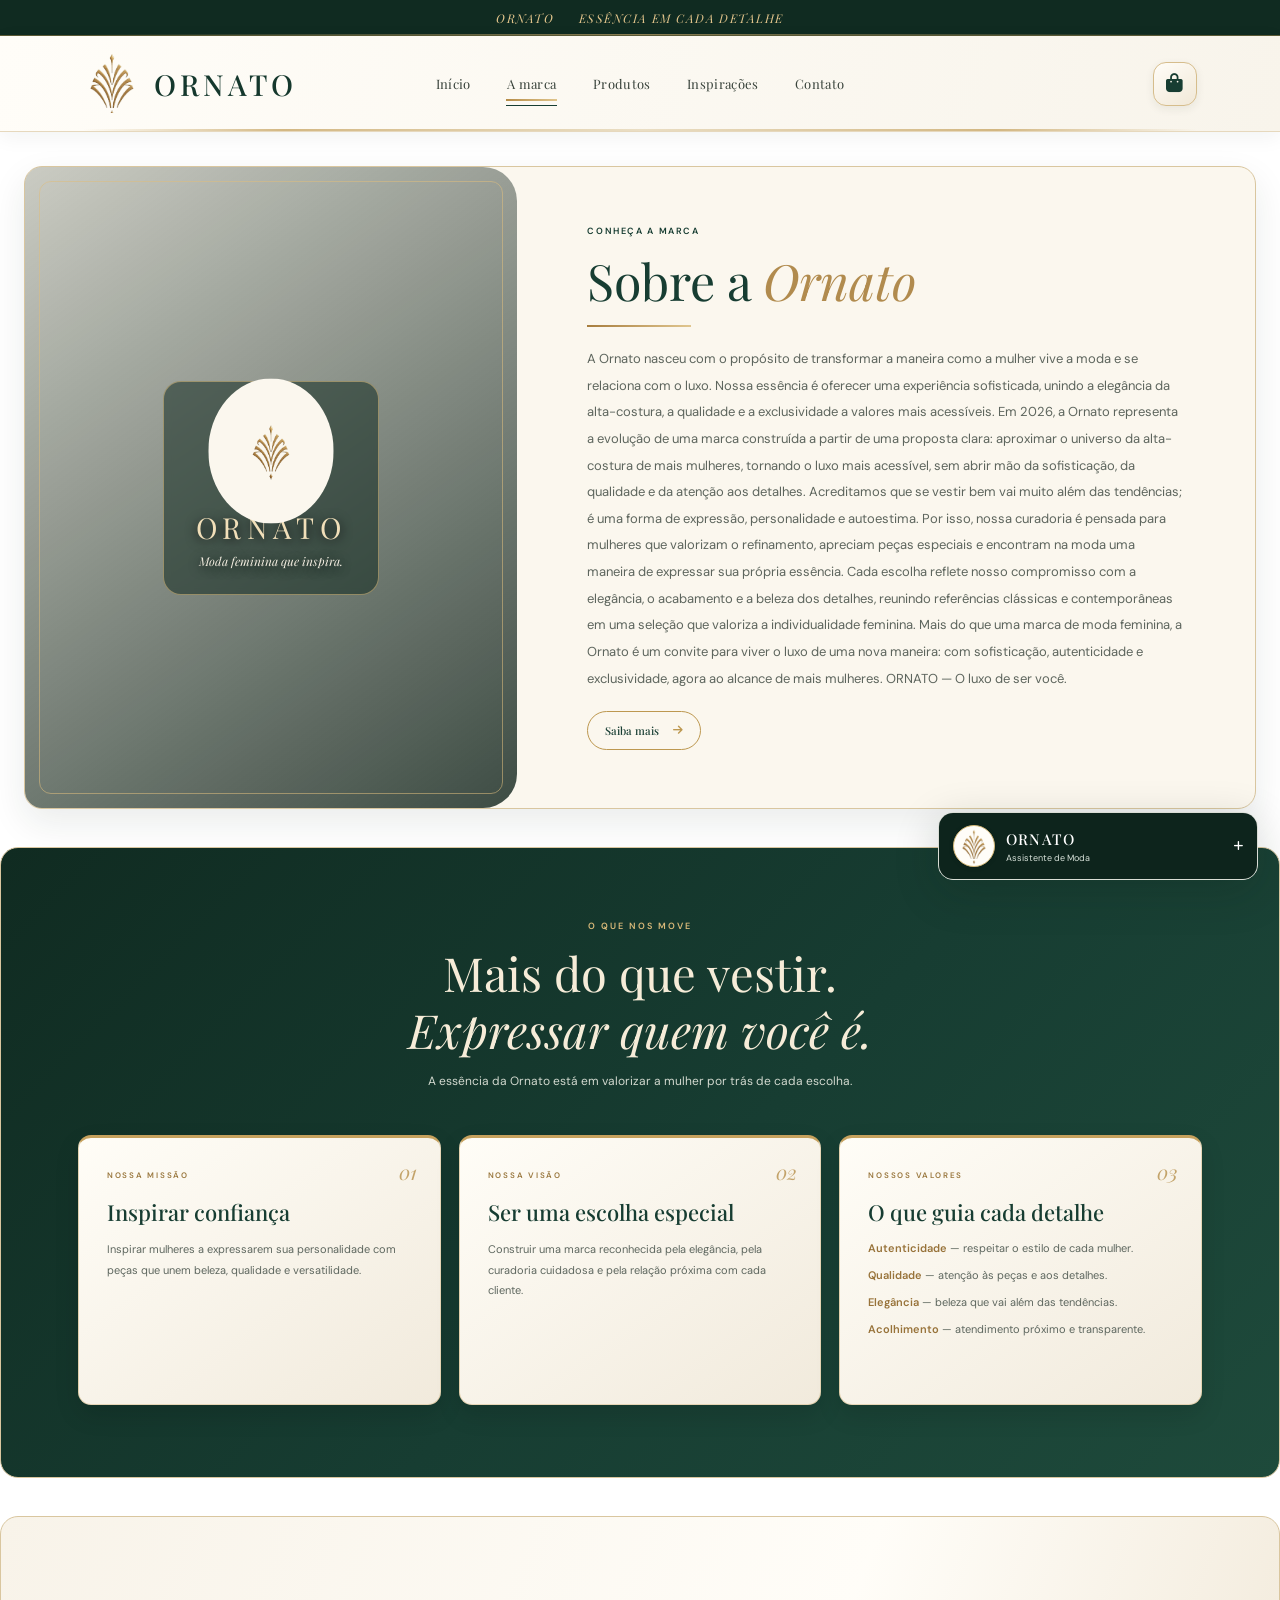
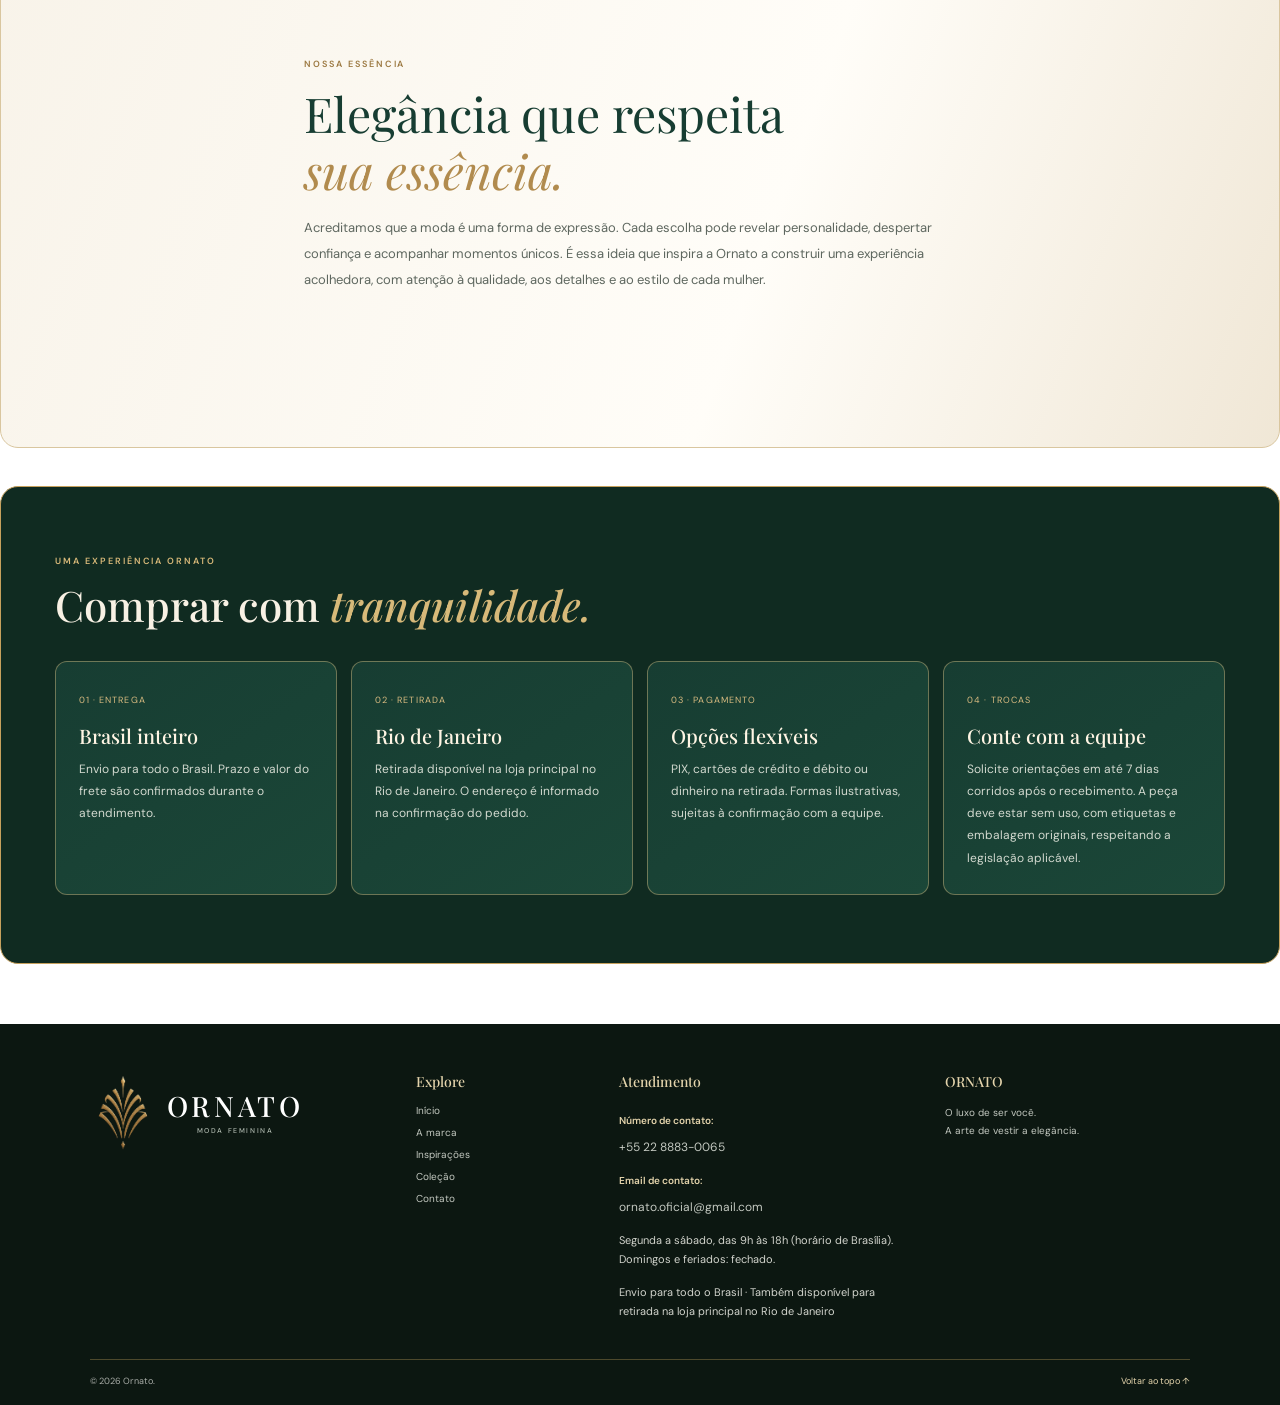
<file: sobre.html>
<!DOCTYPE html>
<html lang="pt-BR">
<head>
  <meta charset="UTF-8">
  <meta name="viewport" content="width=device-width, initial-scale=1.0">
  <meta name="theme-color" content="#173D32">
  <meta name="description" content="Conheça a história, a missão e os valores da Ornato.">
  <title>A marca | Ornato — Moda feminina</title>
  <link rel="preconnect" href="https://fonts.googleapis.com">
  <link rel="preconnect" href="https://fonts.gstatic.com" crossorigin>
  <link href="https://fonts.googleapis.com/css2?family=DM+Sans:wght@400;500;600;700&family=Playfair+Display:wght@400;500;600&display=swap" rel="stylesheet">
  <link rel="stylesheet" href="https://cdnjs.cloudflare.com/ajax/libs/font-awesome/6.5.2/css/all.min.css">
  <link rel="icon" type="image/svg+xml" href="favicon.svg?v=3">
  <link rel="shortcut icon" href="favicon.svg?v=3">
  <link rel="stylesheet" href="style.css?v=chat-layout-16">
</head>
<body>
  <div class="topline"><span>O LUXO DE SER VOCÊ</span><span class="topline-center">ORNATO <i class="fa-solid fa-sparkles"></i> ESSÊNCIA EM CADA DETALHE</span><span class="topline-social">A ARTE DE VESTIR A ELEGÂNCIA</span></div>
  <header class="site-header">
    <a class="brand" href="index.html" aria-label="Ornato, início"><span class="brand-symbol"><img class="ornato-logo-image" src="ornato.png" alt="Símbolo original da Ornato"></span><span class="brand-name">ORNATO<small>MODA FEMININA</small></span></a>
    <button class="menu-toggle" id="menu-toggle" aria-label="Abrir menu"><i class="fa-solid fa-bars"></i></button>
    <nav class="main-nav" id="main-nav"><a class="" href="index.html">Início</a><a class="active" href="sobre.html">A marca</a><a class="" href="produtos.html">Produtos</a><a href="inspiracoes.html" class="">Inspirações</a><a href="index.html#contato">Contato</a></nav>
    <a class="header-cart-icon header-cart-main" href="carrinho.html" aria-label="Abrir carrinho"><i class="fa-solid fa-bag-shopping"></i><span data-cart-count hidden>0</span></a>
  </header>
<main>
    <section class="about" id="sobre">
      <div class="about-image"><div class="about-emblem"><img class="about-logo-image" src="ornato.png" alt="Símbolo original da Ornato"><strong>ORNATO</strong><small>Moda feminina que inspira.</small></div></div>
      <div class="about-copy"><div class="section-kicker">CONHEÇA A MARCA</div><h2>Sobre a <em>Ornato</em></h2><div class="gold-rule"></div><p id="sobre-texto">Carregando informações da loja...</p><a class="text-link" href="#contato">Saiba mais <i class="fa-solid fa-arrow-right"></i></a></div>
    </section>


    <section class="brand-purpose" aria-labelledby="brand-purpose-title">
      <div class="purpose-wrap">
        <div class="purpose-heading">
          <div class="section-kicker">O QUE NOS MOVE</div>
          <h2 id="brand-purpose-title">Mais do que vestir.<br><em>Expressar quem você é.</em></h2>
          <p>A essência da Ornato está em valorizar a mulher por trás de cada escolha.</p>
        </div>
        <div class="purpose-grid">
          <article class="purpose-card purpose-mission">
            <span class="purpose-number">01</span><div class="section-kicker">NOSSA MISSÃO</div>
            <h3>Inspirar confiança</h3>
            <p>Inspirar mulheres a expressarem sua personalidade com peças que unem beleza, qualidade e versatilidade.</p>
          </article>
          <article class="purpose-card purpose-vision">
            <span class="purpose-number">02</span><div class="section-kicker">NOSSA VISÃO</div>
            <h3>Ser uma escolha especial</h3>
            <p>Construir uma marca reconhecida pela elegância, pela curadoria cuidadosa e pela relação próxima com cada cliente.</p>
          </article>
          <article class="purpose-card purpose-values">
            <span class="purpose-number">03</span><div class="section-kicker">NOSSOS VALORES</div>
            <h3>O que guia cada detalhe</h3>
            <ul>
              <li><b>Autenticidade</b> — respeitar o estilo de cada mulher.</li>
              <li><b>Qualidade</b> — atenção às peças e aos detalhes.</li>
              <li><b>Elegância</b> — beleza que vai além das tendências.</li>
              <li><b>Acolhimento</b> — atendimento próximo e transparente.</li>
            </ul>
          </article>
        </div>
      </div>
    </section><section class="brand-story"><div class="section-wrap"><div class="section-kicker">NOSSA ESSÊNCIA</div><h2>Elegância que respeita<br><em>sua essência.</em></h2><p>Acreditamos que a moda é uma forma de expressão. Cada escolha pode revelar personalidade, despertar confiança e acompanhar momentos únicos. É essa ideia que inspira a Ornato a construir uma experiência acolhedora, com atenção à qualidade, aos detalhes e ao estilo de cada mulher.</p></div></section>



<section class="brand-service-section"><div class="section-wrap"><div class="section-kicker">UMA EXPERIÊNCIA ORNATO</div><h2>Comprar com <em>tranquilidade.</em></h2><div class="service-info-grid"><article><span>01 · ENTREGA</span><h3>Brasil inteiro</h3><p>Envio para todo o Brasil. Prazo e valor do frete são confirmados durante o atendimento.</p></article><article><span>02 · RETIRADA</span><h3>Rio de Janeiro</h3><p>Retirada disponível na loja principal no Rio de Janeiro. O endereço é informado na confirmação do pedido.</p></article><article><span>03 · PAGAMENTO</span><h3>Opções flexíveis</h3><p>PIX, cartões de crédito e débito ou dinheiro na retirada. Formas ilustrativas, sujeitas à confirmação com a equipe.</p></article><article><span>04 · TROCAS</span><h3>Conte com a equipe</h3><p>Solicite orientações em até 7 dias corridos após o recebimento. A peça deve estar sem uso, com etiquetas e embalagem originais, respeitando a legislação aplicável.</p></article></div></div></section>
</main>
  <footer id="contato" class="footer">
    <div class="footer-main"><a class="brand brand-footer" href="index.html"><span class="brand-symbol"><img class="ornato-logo-image" src="ornato.png" alt="Símbolo original da Ornato"></span><span class="brand-name">ORNATO<small>MODA FEMININA</small></span></a><div class="footer-links"><b>Explore</b><a href="index.html">Início</a><a href="sobre.html">A marca</a><a href="inspiracoes.html">Inspirações</a><a href="produtos.html">Coleção</a><a href="index.html#contato">Contato</a></div><div class="footer-service"><b>Atendimento</b><div id="footer-contact">Informações de atendimento disponíveis em breve.</div></div><div class="footer-note"><b>ORNATO</b><p>O luxo de ser você.<br>A arte de vestir a elegância.</p></div></div>
    <div class="footer-bottom"><span>© <span id="year"></span> Ornato.</span><a href="index.html">Voltar ao topo ↑</a></div>
  </footer>
  <aside class="chat-widget" id="chat-widget" aria-label="Assistente virtual Ornato">
    <button class="chat-header" id="chat-toggle" aria-expanded="false" aria-controls="chat-body">
      <span class="chat-avatar"><img class="ornato-logo-image" src="ornato.png" alt="Símbolo original da Ornato"></span><span class="chat-heading"><b>ORNATO</b><small>Assistente de Moda</small></span><i class="fa-solid fa-plus chat-chevron" id="chat-minimize-icon"></i>
    </button>
    <div class="chat-body is-hidden" id="chat-body">
      <div class="chat-messages" id="chat-messages"><div class="message bot-message">Olá! Seja bem-vinda à Ornato. ✨<br>Sou sua assistente virtual. Como posso ajudar?</div></div>
      <div class="chat-suggestions"><button class="suggestion-chip">Quais produtos vocês têm?</button><button class="suggestion-chip">Qual o valor das peças?</button><button class="suggestion-chip">Me ajude a escolher um look</button></div>
      <form class="chat-input-area" id="chat-form"><input type="text" id="chat-input" placeholder="Digite sua mensagem..." autocomplete="off" aria-label="Sua mensagem"><button type="submit" id="chat-send" aria-label="Enviar mensagem"><i class="fa-solid fa-arrow-up"></i></button></form>
      <div class="chat-footer-brand">ASSISTENTE VIRTUAL ORNATO</div>
    </div>
  </aside>
  <script src="config.js"></script>
  <script src="script.js?v=chat-layout-16"></script>
</body>
</file>
<file: style.css>
:root{--white:#fff;--ink:#151713;--green:#173D32;--green-deep:#0d241c;--green-soft:#e9eee8;--gold:#C6A75E;--gold-light:#e4d4ac;--cream:#f7f6f1;--muted:#777b72;--line:#e7e5dc;--serif:'Playfair Display',Georgia,serif;--sans:'DM Sans',Arial,sans-serif}
*{box-sizing:border-box}html{scroll-behavior:smooth;scroll-padding-top:90px}body{margin:0;background:var(--white);color:var(--ink);font-family:var(--sans);-webkit-font-smoothing:antialiased}a{color:inherit;text-decoration:none}button,input{font:inherit}.topline{height:36px;background:var(--green-deep);color:#e9e8df;display:flex;align-items:center;justify-content:space-between;padding:0 6.5%;font-size:8px;letter-spacing:.16em}.topline-center{color:var(--gold-light)}.topline-center i{font-size:8px;margin:0 8px;color:var(--gold)}.topline-social{display:flex;gap:17px;color:var(--gold-light);font-size:13px}.site-header{height:91px;padding:0 6.5%;display:flex;align-items:center;justify-content:space-between;background:#fff;border-bottom:1px solid var(--line);position:relative;z-index:10}.brand{display:flex;align-items:center;gap:11px}.brand-symbol{width:42px;height:55px;display:grid;place-items:center;color:#b58b45;flex:none}.ornato-logo{width:100%;height:100%;display:block;overflow:visible}.logo-definitions{position:absolute;width:0;height:0;overflow:hidden}.ornato-logo-large{width:86px;height:112px;color:#d5a653;display:block;margin-bottom:8px}.ornato-logo-chat{width:22px;height:29px;color:var(--green);display:block}.brand-name{font:500 28px var(--serif);letter-spacing:.13em;color:var(--ink);display:flex;flex-direction:column;gap:2px}.brand-name small{font:500 7px var(--sans);letter-spacing:.23em;color:var(--muted);text-align:center}.main-nav{display:flex;gap:39px}.main-nav a{font:500 12px var(--serif);color:#383c35;position:relative;padding:12px 0}.main-nav a:after{content:"";position:absolute;bottom:3px;left:0;width:0;height:2px;background:var(--gold);transition:width .25s}.main-nav a:hover:after,.main-nav a.active:after{width:100%}.header-cta{font-size:10px;letter-spacing:.05em;border:1px solid var(--gold);padding:12px 16px;color:var(--green)}.header-cta i{color:var(--gold);margin-left:12px}.menu-toggle{display:none;border:0;background:none;font-size:20px;color:var(--green)}
.hero{min-height:560px;height:min(68vw,690px);max-height:690px;position:relative;display:flex;align-items:center;overflow:hidden;background:var(--cream)}.hero-photo{position:absolute;inset:0 0 0 46%;background-image:url('https://images.unsplash.com/photo-1539109136881-3be0616acf4b?auto=format&fit=crop&w=1800&q=88');background-position:center 36%;background-size:cover}.hero:before{content:"";position:absolute;z-index:1;inset:0 42% 0 0;background:linear-gradient(105deg,#f8f7f2 0%,#f8f7f2 77%,rgba(248,247,242,.88) 100%);clip-path:polygon(0 0,100% 0,89% 100%,0 100%)}.hero-content{position:relative;z-index:2;margin-left:9%;max-width:510px;padding:65px 20px 70px 0}.eyebrow,.section-kicker{font-size:9px;letter-spacing:.22em;font-weight:600;color:var(--green)}.eyebrow{margin:0 0 22px}.eyebrow span{display:inline-block;width:25px;height:1px;background:var(--gold);vertical-align:middle;margin-right:9px}.hero h1{font:400 clamp(48px,6vw,82px)/1.04 var(--serif);margin:0 0 20px;letter-spacing:-.035em;color:#111}.hero h1 em,.about h2 em,.collection h2 em,.closing-banner h2 em{font-weight:400;color:var(--green);font-style:italic}.hero-copy{font:13px/1.9 var(--sans);color:#666b63;max-width:350px;margin:0 0 28px}.button{display:inline-flex;align-items:center;gap:25px;padding:14px 20px;font-size:10px;letter-spacing:.07em;transition:transform .2s,background .2s}.button:hover{transform:translateY(-2px)}.button-dark{background:var(--green);color:#fff;border:1px solid var(--gold)}.button-light{background:#fff;color:var(--green);border:1px solid var(--gold)}.button i{color:var(--gold)}.hero-caption{position:absolute;z-index:2;right:6.5%;bottom:24px;color:#fff;font-size:8px;letter-spacing:.18em;display:flex;align-items:center;gap:12px;text-shadow:0 1px 8px #000}.hero-caption span{color:var(--gold-light)}.hero-caption i{width:27px;height:1px;background:var(--gold)}
.values{display:grid;grid-template-columns:repeat(3,1fr);padding:24px 9%;border-bottom:1px solid var(--line);gap:20px;background:#fff}.values>div{display:flex;align-items:center;justify-content:center;gap:14px;border-right:1px solid var(--gold-light)}.values>div:last-child{border:0}.values>div>i{font-size:21px;color:var(--gold)}.values span{display:flex;flex-direction:column;gap:4px}.values b{font:500 14px var(--serif)}.values small{font-size:9px;color:var(--muted)}
.about{display:grid;grid-template-columns:36% 64%;min-height:320px;background:var(--cream)}.about-image{min-height:320px;background:linear-gradient(145deg,rgba(8,28,20,.2),rgba(8,28,20,.78)),url('https://images.unsplash.com/photo-1515886657613-9f3515b0c78f?auto=format&fit=crop&w=1000&q=85') center 38%/cover;display:grid;place-items:center}.about-emblem{display:flex;align-items:center;flex-direction:column;color:#fff;text-shadow:0 2px 12px #000}.about-emblem i{font-size:48px;color:var(--gold);transform:rotate(-12deg);margin-bottom:8px}.about-emblem strong{font:400 29px var(--serif);letter-spacing:.16em}.about-emblem small{font:italic 12px var(--serif);margin-top:7px}.about-copy{padding:52px clamp(35px,7vw,105px);align-self:center}.about h2,.collection h2{font:400 clamp(31px,3.5vw,44px)/1.2 var(--serif);margin:14px 0;color:var(--ink)}.about h2 em,.collection h2 em{color:var(--green)}.gold-rule{height:1px;width:90px;background:var(--gold);margin:0 0 19px}.about-copy p{font-size:12px;line-height:1.95;color:#62675f;max-width:520px;margin:0 0 19px}.text-link{display:inline-flex;align-items:center;gap:14px;font:500 11px var(--serif);border:1px solid var(--gold);padding:11px 17px;border-radius:24px;color:var(--green)}.text-link i{color:var(--gold)}
.collection{background:#fff;padding:76px 0 88px}.section-wrap{max-width:1180px;margin:auto;padding-left:6%;padding-right:6%}.collection-heading{display:flex;align-items:end;justify-content:space-between;margin-bottom:30px}.collection h2{margin-top:10px;margin-bottom:0}.collection-heading>p{max-width:310px;font-size:11px;line-height:1.8;color:var(--muted);margin:0 0 4px}.category-list{display:flex;flex-wrap:wrap;gap:12px;margin-bottom:25px}.category-pill{background:var(--cream);border:1px solid #e6e2d7;padding:9px 17px;border-radius:22px;color:#596158;font-size:10px;cursor:pointer;transition:.2s}.category-pill.active,.category-pill:hover{background:var(--green);border-color:var(--green);color:#fff}.products-grid{display:grid;grid-template-columns:repeat(3,minmax(0,1fr));gap:20px}.product-card{background:#fff;min-width:0;border:1px solid #eeece5;transition:transform .25s,box-shadow .25s}.product-card:hover{transform:translateY(-4px);box-shadow:0 12px 28px rgba(20,40,28,.09)}.product-image{width:100%;aspect-ratio:4/4.7;object-fit:cover;display:block;background:var(--cream)}.product-info{padding:15px 16px 18px}.product-category{font-size:8px;letter-spacing:.16em;color:#8a8d82;text-transform:uppercase}.product-info h3{font:500 17px var(--serif);color:var(--green);margin:8px 0}.product-info p{font-size:10px;line-height:1.6;color:var(--muted);margin:0 0 10px}.product-price{font-size:11px;font-weight:700;color:var(--ink)}.catalog-note{font-size:9px;color:#999;margin-top:18px}.empty-products{font-size:12px;color:var(--muted);grid-column:1/-1}
.closing-banner{min-height:340px;background:linear-gradient(90deg,rgba(9,31,22,.96),rgba(15,48,36,.9)),url('https://images.unsplash.com/photo-1490481651871-ab68de25d43d?auto=format&fit=crop&w=1600&q=85') center 45%/cover;display:flex;align-items:center;padding:60px 12%;color:#fff}.closing-banner .section-kicker{color:var(--gold-light)}.closing-banner h2{font:400 clamp(36px,4vw,52px)/1.2 var(--serif);margin:16px 0 24px}.closing-banner h2 em{color:var(--gold)}.footer{background:#0c1711;color:#fff;padding:48px 7% 18px}.footer-main{display:grid;grid-template-columns:1.2fr .7fr 1.2fr 1fr;align-items:start;gap:32px;padding-bottom:38px}.brand-footer .brand-name{color:#fff}.brand-footer .brand-name small{color:#aeb8ae}.brand-footer .brand-symbol{color:#d5a653}.footer-links,.footer-service,.footer-note{display:flex;flex-direction:column;gap:9px;font-size:10px;color:#c3c8c0}.footer-links b,.footer-service b,.footer-note b{font:500 14px var(--serif);color:var(--gold-light);margin-bottom:4px}.footer-links a:hover,.footer-bottom a:hover{color:var(--gold)}.footer-service div{line-height:1.9}.footer-note p{font-size:10px;line-height:1.8;color:#c3c8c0;margin:0}.footer-bottom{border-top:1px solid rgba(198,167,94,.35);padding-top:15px;display:flex;justify-content:space-between;font-size:9px;color:#a9ada8}.footer-bottom a{color:var(--gold-light)}
.chat-widget{position:fixed;right:22px;bottom:20px;width:320px;z-index:50;background:#fff;border:1px solid #d9ddd5;box-shadow:0 12px 45px rgba(17,30,22,.2);border-radius:15px;overflow:hidden}.chat-header{width:100%;display:flex;align-items:center;gap:11px;padding:12px 14px;background:var(--green-deep);border:0;color:#fff;text-align:left;cursor:pointer}.chat-avatar{width:34px;height:34px;border-radius:50%;background:var(--gold);color:var(--green);display:grid;place-items:center}.chat-avatar .ornato-logo-chat{width:18px;height:25px}.chat-heading{display:flex;flex-direction:column;gap:3px;flex:1}.chat-heading b{font:500 15px var(--serif);letter-spacing:.08em}.chat-heading small{font-size:9px;color:#d6e0d8}.chat-chevron{font-size:11px}.chat-body{height:370px;display:flex;flex-direction:column}.chat-body.is-hidden{display:none}.chat-messages{padding:13px;display:flex;flex-direction:column;gap:9px;overflow-y:auto;flex:1}.message{max-width:89%;padding:10px 12px;font-size:10px;line-height:1.65;border-radius:10px;white-space:pre-wrap;overflow-wrap:anywhere}.bot-message{align-self:flex-start;background:#f4f5ef;color:#26372e;border:1px solid #e8e9e0}.user-message{align-self:flex-end;background:var(--green);color:#fff}.chat-suggestions{display:flex;gap:6px;flex-wrap:wrap;padding:8px 11px;border-top:1px solid #edf0eb}.suggestion-chip{border:1px solid #e4d8b9;background:#fbf8f0;color:var(--green);border-radius:18px;padding:6px 9px;font-size:9px;cursor:pointer}.suggestion-chip:hover{background:#f2ead7}.chat-input-area{display:flex;align-items:center;gap:8px;padding:9px 11px;border-top:1px solid #edf0eb}.chat-input-area input{flex:1;min-width:0;border:0;outline:0;font-size:10px;padding:7px;color:var(--ink)}.chat-input-area button{width:32px;height:32px;border:0;border-radius:50%;background:var(--green);color:#fff;cursor:pointer}.chat-input-area button:disabled{opacity:.5;cursor:wait}.chat-footer-brand{text-align:center;padding:6px;font-size:7px;letter-spacing:.14em;color:#8a938a;background:#fafbf8}
@media(max-width:850px){.site-header{height:78px;padding:0 5%}.brand-name{font-size:24px}.brand-symbol{width:32px;height:43px}.menu-toggle{display:block;order:3}.main-nav{display:none;position:absolute;top:77px;left:0;right:0;background:#fff;padding:18px 5%;border-bottom:1px solid var(--line);flex-direction:column;gap:13px}.main-nav.open{display:flex}.header-cta{margin-left:auto;margin-right:22px;font-size:9px}.hero{min-height:540px;height:70vh}.hero-photo{inset:0 0 0 35%;background-position:58% center}.hero:before{inset:0 25% 0 0}.hero-content{margin-left:7%;max-width:440px}.values{padding:21px 4%;gap:12px}.values>div{justify-content:flex-start}.values b{font-size:12px}.values small{font-size:8px}.about{grid-template-columns:38% 62%}.about-copy{padding:38px 6%}.footer-main{grid-template-columns:1fr 1fr}.chat-widget{right:12px;bottom:12px;width:min(320px,calc(100vw - 24px))}}
@media(max-width:560px){.topline{height:30px;padding:0 5%;font-size:7px}.topline-center{display:none}.topline-social{font-size:12px}.site-header{height:72px}.main-nav{top:71px}.brand-name{font-size:22px}.header-cta{display:none}.hero{min-height:590px;height:78vh;align-items:flex-end}.hero-photo{inset:0;background-position:58% center}.hero:before{inset:0;background:linear-gradient(0deg,rgba(10,31,22,.95) 0%,rgba(10,31,22,.8) 44%,rgba(10,31,22,.1) 100%);clip-path:none}.hero-content{margin:0;padding:0 8% 75px;max-width:100%}.hero .eyebrow{color:var(--gold-light)}.hero h1{font-size:49px;color:#fff}.hero h1 em{color:var(--gold)}.hero-copy{color:#e2e5df;font-size:12px}.hero-caption{right:8%;bottom:23px}.values{grid-template-columns:1fr;gap:15px;padding:22px 9%}.values>div{border:0;justify-content:flex-start}.values b{font-size:13px}.values small{font-size:9px}.about{grid-template-columns:1fr}.about-image{min-height:230px}.about-copy{padding:40px 8% 46px}.collection{padding:60px 0 68px}.collection-heading{display:block;margin-bottom:23px}.collection-heading>p{margin-top:12px}.section-wrap{padding-left:6%;padding-right:6%}.products-grid{grid-template-columns:repeat(2,minmax(0,1fr));gap:10px}.product-image{aspect-ratio:3/4}.product-info{padding:11px}.product-info h3{font-size:14px}.product-info p{font-size:9px}.category-list{gap:7px}.category-pill{padding:8px 12px;font-size:9px}.closing-banner{min-height:300px;padding:48px 8%}.footer{padding:38px 7% 15px}.footer-main{grid-template-columns:1fr 1fr;gap:25px 16px}.footer-note{display:none}.footer-bottom{gap:10px;flex-wrap:wrap}.chat-widget{width:min(320px,calc(100vw - 20px));right:10px;bottom:10px}.chat-body{height:350px}}
@media(prefers-reduced-motion:reduce){html{scroll-behavior:auto}*,*::before,*::after{transition:none!important}}

/* Propósito da marca */
.brand-purpose{padding:88px 6%;background:var(--cream);border-top:1px solid var(--line);border-bottom:1px solid var(--line)}
.purpose-wrap{max-width:1180px;margin:0 auto}
.purpose-heading{text-align:center;max-width:590px;margin:0 auto 42px}
.purpose-heading h2{font:400 clamp(32px,4vw,47px)/1.2 var(--serif);margin:13px 0;color:var(--ink)}
.purpose-heading h2 em{color:var(--green);font-weight:400}
.purpose-heading>p{font-size:12px;line-height:1.8;color:var(--muted);margin:0}
.purpose-grid{display:grid;grid-template-columns:repeat(3,minmax(0,1fr));gap:17px}
.purpose-card{position:relative;min-height:250px;padding:30px 27px;background:#fff;border:1px solid var(--line);border-top:2px solid var(--gold)}
.purpose-number{position:absolute;right:23px;top:20px;font:italic 20px var(--serif);color:#d8c69e}
.purpose-card .section-kicker{font-size:8px;color:#8b7446}
.purpose-card h3{font:500 22px var(--serif);color:var(--green);margin:17px 0 12px}
.purpose-card>p{font-size:11px;line-height:1.9;color:#666b63;margin:0;max-width:310px}
.purpose-values ul{list-style:none;padding:0;margin:12px 0 0;display:grid;gap:9px}
.purpose-values li{font-size:10px;line-height:1.65;color:#666b63}
.purpose-values li b{color:var(--green);font-weight:600}
@media(max-width:850px){.brand-purpose{padding:68px 5%}.purpose-grid{gap:12px}.purpose-card{padding:25px 19px}.purpose-card h3{font-size:19px}}
@media(max-width:560px){.brand-purpose{padding:58px 7%}.purpose-heading{margin-bottom:27px}.purpose-grid{grid-template-columns:1fr;gap:11px}.purpose-card{min-height:0;padding:25px 23px}.purpose-card h3{margin:13px 0 9px}.purpose-values ul{gap:7px}}

/* Navegação multipágina e novas páginas */
.ornato-logo-image{width:100%;height:100%;display:block;object-fit:contain;object-position:center}
.chat-avatar .ornato-logo-image{width:19px;height:25px}
.home-intro{padding:76px 0;background:var(--cream);text-align:center}.home-intro h2,.brand-story h2{font:400 clamp(34px,4vw,48px)/1.2 var(--serif);margin:15px 0;color:var(--ink)}.home-intro h2 em,.brand-story h2 em{color:var(--green)}.home-intro p{max-width:470px;margin:0 auto 22px;font-size:12px;line-height:1.9;color:var(--muted)}
.home-feature{padding:54px 0 22px}.home-feature .collection-heading{margin-bottom:0}.page-hero{padding:75px 0 68px;background:var(--cream);border-bottom:1px solid var(--line)}.page-hero h1{font:400 clamp(42px,5vw,64px)/1.1 var(--serif);margin:14px 0;color:var(--ink)}.page-hero h1 em{color:var(--green)}.page-hero p{font-size:12px;line-height:1.8;color:var(--muted);max-width:480px;margin:0}
.brand-story{padding:75px 0;background:#fff}.brand-story .section-wrap{max-width:780px}.brand-story p{font-size:13px;line-height:2;color:#62675f;max-width:680px}
.inspiration-grid{display:grid;grid-template-columns:repeat(3,minmax(0,1fr));gap:20px;padding-top:55px;padding-bottom:80px}.inspiration-card{border:1px solid var(--line);background:#fff}.inspiration-card img{width:100%;aspect-ratio:4/5;object-fit:cover;display:block}.inspiration-card>div{padding:20px}.inspiration-card span{font-size:8px;letter-spacing:.16em;color:#967b47}.inspiration-card h2{font:500 21px var(--serif);color:var(--green);margin:10px 0}.inspiration-card p{font-size:11px;line-height:1.8;color:var(--muted);margin:0}
@media(max-width:850px){.inspiration-grid{grid-template-columns:repeat(2,minmax(0,1fr))}}
@media(max-width:560px){.home-intro{padding:58px 0}.page-hero{padding:56px 0}.inspiration-grid{grid-template-columns:1fr;padding-top:32px;padding-bottom:55px}.inspiration-card img{aspect-ratio:5/4}.home-feature{padding:40px 0 15px}}


/* Ajuste de escala e contraste da marca original */
.brand-symbol{width:58px;height:68px;overflow:hidden;position:relative}
.brand-symbol .ornato-logo-image{width:100%;height:100%;object-fit:contain;transform:scale(2.15)}
.brand-footer .brand-symbol{width:64px;height:76px}
.chat-avatar{width:46px;height:46px;flex:none;overflow:hidden;background:#102b21;border:1px solid rgba(198,167,94,.7);box-shadow:inset 0 0 0 2px rgba(255,255,255,.04)}
.chat-avatar .ornato-logo-image{width:100%;height:100%;object-fit:contain;transform:scale(2.25)}
.about-logo-image{display:block;width:100px;height:100px;object-fit:contain;transform:scale(1.65);margin-bottom:10px}
@media(max-width:850px){.brand-symbol{width:48px;height:58px}.brand-footer .brand-symbol{width:58px;height:68px}}
@media(max-width:560px){.brand-symbol{width:46px;height:55px}.brand-footer .brand-symbol{width:54px;height:64px}.chat-avatar{width:44px;height:44px}.chat-avatar .ornato-logo-image{transform:scale(2.15)}}


/* Correção efetiva: ampliar o símbolo dentro da área transparente do PNG */
.site-header .brand-symbol,
.footer .brand-footer .brand-symbol {
  width: 58px;
  height: 70px;
  overflow: hidden;
  display: flex;
  align-items: center;
  justify-content: center;
  flex: 0 0 58px;
}
.site-header .brand-symbol > .ornato-logo-image,
.footer .brand-footer .brand-symbol > .ornato-logo-image {
  width: 200%;
  height: 200%;
  max-width: none;
  max-height: none;
  object-fit: contain;
  transform: none;
  flex: 0 0 auto;
}
.footer .brand-footer .brand-symbol {
  width: 66px;
  height: 78px;
  flex-basis: 66px;
}
.chat-widget .chat-header .chat-avatar {
  width: 48px;
  height: 48px;
  flex: 0 0 48px;
  display: flex;
  align-items: center;
  justify-content: center;
  overflow: hidden;
  border-radius: 50%;
  background: #102b21;
  border: 1px solid #d5a653;
  box-shadow: 0 0 0 2px rgba(213,166,83,.14);
}
.chat-widget .chat-header .chat-avatar > .ornato-logo-image {
  width: 175%;
  height: 175%;
  max-width: none;
  max-height: none;
  object-fit: contain;
  transform: none;
  flex: 0 0 auto;
}
@media(max-width:850px) {
  .site-header .brand-symbol { width:52px; height:62px; flex-basis:52px; }
  .site-header .brand-symbol > .ornato-logo-image { width:200%; height:200%; }
}
@media(max-width:560px) {
  .site-header .brand-symbol { width:48px; height:58px; flex-basis:48px; }
  .footer .brand-footer .brand-symbol { width:58px; height:68px; flex-basis:58px; }
  .chat-widget .chat-header .chat-avatar { width:46px; height:46px; flex-basis:46px; }
  .chat-widget .chat-header .chat-avatar > .ornato-logo-image { width:170%; height:170%; }
}


/* Avatar refinado: símbolo menor e fundo claro para destacar o dourado */
#chat-widget .chat-header .chat-avatar {
  width: 42px;
  height: 42px;
  flex: 0 0 42px;
  border-radius: 50%;
  display: flex;
  align-items: center;
  justify-content: center;
  overflow: hidden;
  background: #fffdf8;
  border: 1px solid #d5b978;
  box-shadow: 0 1px 5px rgba(0,0,0,.12);
}
#chat-widget .chat-header .chat-avatar .ornato-logo-image {
  width: 100%;
  height: 100%;
  max-width: none;
  max-height: none;
  object-fit: contain;
  transform: scale(1.55);
}
@media(max-width:560px) {
  #chat-widget .chat-header .chat-avatar {
    width: 40px;
    height: 40px;
    flex-basis: 40px;
  }
  #chat-widget .chat-header .chat-avatar .ornato-logo-image {
    transform: scale(1.5);
  }
}


/* Galeria com as duas fotos originais de cada look */
.product-gallery{display:grid;grid-template-columns:repeat(2,minmax(0,1fr));gap:3px;background:var(--cream);overflow:hidden}
.product-gallery .product-image{width:100%;height:auto;aspect-ratio:3/4;object-fit:contain;background:#f7f6f1;display:block}
.product-gallery:has(.product-image:only-child){grid-template-columns:1fr}
@media(max-width:560px){.product-gallery{gap:2px}.product-gallery .product-image{aspect-ratio:3/4}}


/* Página individual de produto */
a.product-card{display:block;color:inherit;cursor:pointer}
a.product-card:focus-visible{outline:2px solid var(--gold);outline-offset:4px}
.product-detail-section{padding:58px 0 86px;background:#fff}
.product-detail-layout{display:grid;grid-template-columns:minmax(0,1.2fr) minmax(300px,.8fr);gap:58px;align-items:start}
.product-detail-gallery{display:grid;grid-template-columns:repeat(2,minmax(0,1fr));gap:10px;align-items:start}
.product-detail-gallery img{display:block;width:100%;height:auto;object-fit:contain;background:var(--cream);border:1px solid #eeece5}
.product-detail-info{position:sticky;top:35px;padding:18px 0}
.product-detail-breadcrumb{font-size:9px;letter-spacing:.14em;text-transform:uppercase;color:#8a8d82;margin-bottom:20px}
.product-detail-info h1{font:400 clamp(34px,4vw,49px)/1.15 var(--serif);color:var(--green);margin:0 0 18px}
.product-detail-price{font-size:18px;font-weight:700;color:var(--ink);padding-bottom:25px;border-bottom:1px solid var(--line)}
.product-detail-info h2{font:500 19px var(--serif);color:var(--green);margin:26px 0 10px}
.product-detail-description{font-size:12px;line-height:1.9;color:#62675f;margin:0}
.product-detail-note{font-size:10px;line-height:1.8;color:var(--muted);margin:22px 0}
.product-buy-button{width:100%;padding:16px 20px;background:var(--green);border:1px solid var(--gold);color:#fff;font-size:10px;letter-spacing:.14em;text-transform:uppercase;cursor:default}
.product-back-link{display:inline-flex;align-items:center;gap:10px;margin-top:22px;font-size:10px;color:var(--green)}
.product-back-link i{color:var(--gold)}
.product-not-found{padding:45px 0;min-height:300px}
.product-not-found h1{font:400 38px var(--serif);color:var(--green)}
.product-not-found p{font-size:12px;color:var(--muted);margin-bottom:25px}
@media(max-width:850px){.product-detail-layout{grid-template-columns:1fr;gap:28px}.product-detail-info{position:static;padding:0}.product-detail-gallery{max-width:700px}}
@media(max-width:560px){.product-detail-section{padding:30px 0 60px}.product-detail-layout{gap:24px}.product-detail-gallery{gap:5px}.product-detail-info h1{font-size:35px}.product-detail-price{font-size:16px}}


/* Galeria individual com imagem principal, setas e miniaturas */
.product-detail-gallery{display:block;min-width:0}
.product-image-stage{position:relative;width:100%;background:var(--cream);border:1px solid #eeece5;overflow:hidden}
.product-main-image{display:block;width:100%;height:auto;max-height:780px;aspect-ratio:4/5;object-fit:contain;background:var(--cream)}
.product-image-controls{position:absolute;inset:0;display:flex;align-items:center;justify-content:space-between;padding:0 14px;pointer-events:none}
.gallery-arrow{width:40px;height:40px;border:1px solid rgba(198,167,94,.75);border-radius:50%;background:rgba(255,255,255,.92);color:var(--green);display:grid;place-items:center;cursor:pointer;pointer-events:auto;transition:background .2s,transform .2s}
.gallery-arrow:hover{background:#fff;transform:scale(1.06)}
.gallery-counter{position:absolute;bottom:12px;left:50%;transform:translateX(-50%);padding:6px 10px;border-radius:20px;background:rgba(13,36,28,.78);color:#fff;font-size:9px;letter-spacing:.1em}
.product-thumbnails{display:flex;gap:9px;margin-top:12px;flex-wrap:wrap}
.product-thumbnail{width:76px;height:94px;padding:3px;border:1px solid var(--line);background:#fff;cursor:pointer;opacity:.72;transition:opacity .2s,border-color .2s}
.product-thumbnail img{width:100%;height:100%;display:block;object-fit:contain;background:var(--cream)}
.product-thumbnail:hover,.product-thumbnail.active{opacity:1;border:2px solid var(--gold)}
@media(max-width:560px){.product-main-image{aspect-ratio:4/5}.product-image-controls{padding:0 8px}.gallery-arrow{width:34px;height:34px}.product-thumbnail{width:63px;height:79px}}

/* Recursos de catálogo e compra — Ornato */
.catalog-tools{display:flex;gap:12px;align-items:center;flex-wrap:wrap;margin:26px 0 18px}.catalog-search-wrap{position:relative;flex:1 1 240px}.catalog-search-wrap i{position:absolute;left:16px;top:50%;transform:translateY(-50%);color:var(--muted)}.catalog-search,.catalog-size{width:100%;min-height:46px;border:1px solid var(--line);background:#fff;padding:0 15px;color:var(--ink);outline:none}.catalog-search{padding-left:43px}.catalog-size{width:auto;min-width:150px}.favorites-filter,.favorite-detail-button{border:1px solid var(--gold);background:#fff;color:var(--green);padding:13px 17px;cursor:pointer}.favorites-filter.active,.favorite-detail-button.is-favorite{background:var(--green);color:#fff}.product-card{position:relative;min-width:0}.product-card-link{display:block}.product-launch-badge{position:absolute;left:14px;top:14px;background:var(--green);color:#fff;padding:8px 10px;font-size:8px;letter-spacing:.12em;z-index:2}.favorite-button{position:absolute;right:13px;top:13px;width:38px;height:38px;border:0;border-radius:50%;background:rgba(255,255,255,.94);color:var(--green);font-size:17px;cursor:pointer;z-index:3;box-shadow:0 3px 14px #00000012}.favorite-button.is-favorite{color:#a23d4b}.home-product-section{padding:76px 0;background:var(--cream)}.home-product-section.alt{background:#fff}.home-product-section .products-grid{margin-top:30px}.section-heading-inline{display:flex;align-items:end;justify-content:space-between;gap:20px;flex-wrap:wrap}.brand-slogan-band{padding:60px 20px;text-align:center;background:var(--green);color:#fff}.brand-slogan-band h2{font:500 clamp(27px,4vw,44px) var(--serif);margin:0 0 10px}.brand-slogan-band p{color:var(--gold-light);font-size:11px;letter-spacing:.18em;text-transform:uppercase}.demo-tag{display:inline-flex;border:1px solid var(--gold-light);background:#faf7ee;color:#806a37;padding:7px 10px;font-size:9px;letter-spacing:.08em;text-transform:uppercase}.size-selector-title{font:500 15px var(--serif);margin:22px 0 10px}.size-options{display:flex;gap:9px;flex-wrap:wrap;margin-bottom:9px}.size-option{min-width:46px;height:43px;border:1px solid var(--line);background:#fff;color:var(--green);cursor:pointer}.size-option.active{background:var(--green);border-color:var(--green);color:#fff}.stock-demo{font-size:11px;color:#8a7441;margin:8px 0 18px}.order-request-form{display:grid;grid-template-columns:1fr 1fr;gap:10px;margin:22px 0;padding:22px;background:var(--cream);border:1px solid var(--line)}.order-request-form h2,.order-request-form .order-disclaimer,.order-request-form button{grid-column:1/-1}.order-request-form h2{font:500 23px var(--serif);margin:0 0 7px}.order-request-form label{font-size:10px;color:var(--muted);align-self:end}.order-request-form input,.order-request-form select{width:100%;min-width:0;min-height:43px;border:1px solid var(--line);background:#fff;padding:10px;font:12px var(--sans);color:var(--ink)}.order-disclaimer{font-size:10px;line-height:1.7;color:var(--muted);margin:5px 0}.product-reviews,.related-products{margin:76px 0}.reviews-heading{display:flex;align-items:end;justify-content:space-between;gap:20px;flex-wrap:wrap;margin-bottom:24px}.reviews-heading h2{font:500 clamp(24px,3vw,34px) var(--serif);margin:8px 0 0}.reviews-grid{display:grid;grid-template-columns:repeat(5,1fr);gap:12px}.review-card{border:1px solid var(--line);padding:19px;background:#fff}.review-stars{color:var(--gold);letter-spacing:.12em;font-size:13px}.review-demo-label{display:block;margin:10px 0;color:var(--muted);font-size:8px;letter-spacing:.1em}.review-card p{font:13px/1.7 var(--serif);color:#41443e;margin:0}.related-products>.section-kicker{margin-bottom:20px}@media(max-width:900px){.reviews-grid{grid-template-columns:repeat(2,1fr)}}@media(max-width:600px){.catalog-tools{align-items:stretch}.catalog-size,.favorites-filter{width:100%}.order-request-form{grid-template-columns:1fr}.order-request-form h2,.order-request-form .order-disclaimer,.order-request-form button{grid-column:1}.reviews-grid{grid-template-columns:1fr}.reviews-heading{align-items:start}}

.brand-service-section{padding:76px 0;background:var(--cream)}.brand-service-section h2{font:500 clamp(27px,4vw,42px) var(--serif);margin:10px 0 28px}.service-info-grid{display:grid;grid-template-columns:repeat(4,1fr);gap:14px}.service-info-grid article{background:#fff;border:1px solid var(--line);padding:23px}.service-info-grid article>span{font-size:9px;letter-spacing:.12em;color:#9a8046}.service-info-grid h3{font:500 20px var(--serif);color:var(--green);margin:14px 0 9px}.service-info-grid p{font-size:12px;line-height:1.8;color:var(--muted);margin:0}.service-demo-note{font-size:10px;color:var(--muted);margin-top:18px}@media(max-width:800px){.service-info-grid{grid-template-columns:repeat(2,1fr)}}@media(max-width:520px){.service-info-grid{grid-template-columns:1fr}}

/* Refinamentos de interação e carrinho */
button,.button,.header-cta,.category-pill,.size-option,.favorite-button,.product-thumbnail,.header-cart-icon{border-radius:5px;transition:background-color .2s ease,color .2s ease,border-color .2s ease,box-shadow .2s ease,transform .2s ease}
button:hover,.button:hover,.header-cta:hover,.category-pill:hover,.size-option:hover,.favorite-button:hover,.product-thumbnail:hover,.header-cart-icon:hover{transform:translateY(-2px);box-shadow:0 5px 16px rgba(20,35,25,.10)}
button:active,.button:active,.header-cta:active,.category-pill:active,.size-option:active,.favorite-button:active,.header-cart-icon:active{transform:translateY(0) scale(.97)}
.topline-social{align-items:center}.header-cart-icon{position:relative;display:inline-flex;align-items:center;justify-content:center;color:var(--gold-light);font-size:14px;width:25px;height:25px;margin-left:2px}.header-cart-icon [data-cart-count]{position:absolute;right:-7px;top:-6px;min-width:15px;height:15px;padding:0 4px;border-radius:20px;background:var(--gold);color:var(--green-deep);font-size:9px;line-height:15px;text-align:center;letter-spacing:0}.header-cart-icon [hidden]{display:none}.cart-bump{animation:cartBump .35s ease}@keyframes cartBump{50%{transform:scale(1.28)}}
.nav-cart-link{display:none}.card-cart-button{position:absolute;right:13px;bottom:14px;width:38px;height:38px;border:1px solid var(--line);background:#fff;color:var(--green);z-index:3;cursor:pointer}.card-cart-button:hover,.product-add-cart:hover{background:var(--green);color:#fff;border-color:var(--green)}
.product-action-row{display:flex;gap:10px;flex-wrap:wrap;margin:23px 0 14px}.product-action-row>*{flex:1;min-height:48px}.product-buy-button,.product-add-cart{border:1px solid var(--green);padding:13px 18px;cursor:pointer}.product-buy-button{background:var(--green);color:#fff}.product-add-cart{background:#fff;color:var(--green)}.product-add-cart.added{background:var(--green);color:#fff}
.cart-page-section{padding-top:50px;padding-bottom:80px}.cart-items{max-width:900px;margin:0 auto}.cart-item{display:grid;grid-template-columns:110px 1fr auto;gap:20px;align-items:center;padding:18px 0;border-bottom:1px solid var(--line)}.cart-item>img{width:110px;height:135px;object-fit:contain;background:var(--cream)}.cart-item-info h3{font:500 20px var(--serif);margin:0 0 8px}.cart-item-info p{font-size:12px;color:var(--muted)}.cart-remove{border:0;background:transparent;color:var(--muted);cursor:pointer;padding:10px}.cart-quantity{display:flex;align-items:center;gap:13px;margin-top:12px}.cart-quantity button{width:28px;height:28px;border:1px solid var(--line);background:#fff;cursor:pointer}.cart-empty{text-align:center;padding:65px 15px}.cart-empty>i{font-size:35px;color:var(--gold)}.cart-empty h2{font:500 28px var(--serif)}.cart-empty p{color:var(--muted);font-size:13px;margin-bottom:25px}.cart-checkout{max-width:900px;margin:28px auto 0;display:flex;justify-content:flex-end}.cart-checkout button{min-width:220px}.inspiration-grid{display:grid;grid-template-columns:repeat(3,minmax(0,1fr));gap:28px;padding-top:55px;padding-bottom:75px}.inspiration-card{overflow:hidden;border:1px solid var(--line);background:#fff;border-radius:5px;transition:transform .25s,box-shadow .25s}.inspiration-card:hover{transform:translateY(-4px);box-shadow:0 12px 30px rgba(20,35,25,.09)}.inspiration-card>a:first-child{display:block;background:var(--cream)}.inspiration-card img{width:100%;height:370px;object-fit:contain;display:block}.inspiration-card>div{padding:22px}.inspiration-card h2{font:500 22px var(--serif);margin:12px 0}.inspiration-card p{font-size:12px;line-height:1.8;color:var(--muted)}.footer-service #footer-contact{display:flex;flex-direction:column;align-items:flex-start;gap:8px}.footer-service #footer-contact strong{font-size:10px;color:var(--gold-light);font-weight:600;margin-top:7px}.footer-service #footer-contact a{font-size:12px;line-height:1.5}.footer-service #footer-contact p{font-size:11px;line-height:1.7;margin:7px 0 0;color:#d2d4cd}.catalog-note{display:none!important}
@media(max-width:850px){.inspiration-grid{grid-template-columns:repeat(2,minmax(0,1fr))}}@media(max-width:560px){.inspiration-grid{grid-template-columns:1fr}.inspiration-card img{height:330px}.cart-item{grid-template-columns:82px 1fr auto;gap:12px}.cart-item>img{width:82px;height:108px}.cart-item-info h3{font-size:17px}.cart-checkout button{width:100%}.product-action-row{flex-direction:column}}

/* Ajustes finos solicitados */
.chat-widget{transition:transform .22s ease,box-shadow .22s ease}.chat-widget:hover{transform:translateY(-2px);box-shadow:0 16px 48px rgba(17,30,22,.24)}.chat-widget .chat-header,.chat-widget .chat-header:hover,.chat-widget .chat-header:focus,.chat-widget .chat-header:active{transform:none!important;box-shadow:none!important;border:0!important;border-bottom:0!important;outline:0!important}.chat-widget .chat-header:focus-visible{outline:2px solid var(--gold)!important;outline-offset:-4px!important}
.product-image-stage,.product-main-image,.product-thumbnail,.cart-item>img{border-radius:5px;overflow:hidden}.product-image-stage{border:1px solid #eeece5}.product-main-image{border:0!important}.product-thumbnail{border-radius:5px}
.product-gallery .product-image{aspect-ratio:auto;height:auto;object-fit:contain;border-radius:5px}.product-gallery{border-radius:6px;overflow:hidden}.product-card .product-gallery{align-self:start}
.cart-checkout[hidden]{display:none!important}
.checkout-section{padding:54px 0 85px;background:#fff}.checkout-layout{display:grid;grid-template-columns:minmax(0,1.3fr) minmax(260px,.7fr);gap:34px;align-items:start}.checkout-form-card,.checkout-summary-card{border:1px solid var(--line);background:#fff;padding:26px;border-radius:6px}.checkout-form-card h2,.checkout-summary-card h2{font:500 25px var(--serif);color:var(--green);margin:0 0 20px}.checkout-fields-grid{display:grid;grid-template-columns:1fr 1fr;gap:14px}.checkout-field{display:flex;flex-direction:column;gap:7px}.checkout-field.full{grid-column:1/-1}.checkout-field label,.checkout-group-title{font-size:11px;color:var(--muted)}.checkout-field input,.checkout-field select,.checkout-field textarea{width:100%;min-height:44px;padding:11px 12px;border:1px solid var(--line);border-radius:4px;background:#fff;color:var(--ink);font:13px var(--sans)}.checkout-field textarea{min-height:76px;resize:vertical}.checkout-options{display:grid;gap:9px;margin:12px 0 22px}.checkout-option{display:flex;align-items:center;gap:10px;padding:13px;border:1px solid var(--line);border-radius:5px;font-size:12px;cursor:pointer}.checkout-option:has(input:checked){border-color:var(--gold);background:#faf8f1}.checkout-option input{accent-color:var(--green)}.checkout-summary-card p{font-size:12px;line-height:1.8;color:var(--muted)}.checkout-submit{margin-top:22px;width:100%;min-height:48px;border:0;border-radius:5px;background:var(--green);color:#fff;cursor:pointer}.checkout-notice{font-size:11px;line-height:1.7;color:var(--green);margin-top:14px}.checkout-empty{text-align:center;padding:50px 15px}.checkout-empty[hidden],.checkout-fields[hidden]{display:none!important}
@media(max-width:760px){.checkout-layout{grid-template-columns:1fr}.checkout-fields-grid{grid-template-columns:1fr}.checkout-field.full{grid-column:auto}.checkout-form-card,.checkout-summary-card{padding:19px}}

.checkout-order-lines{display:grid;gap:12px;margin:16px 0}.checkout-summary-line{display:flex;justify-content:space-between;align-items:flex-start;gap:16px;padding-bottom:10px;border-bottom:1px solid var(--line);font-size:12px;line-height:1.6;color:var(--muted)}.checkout-summary-line strong{white-space:nowrap;color:var(--ink);font-weight:600}.checkout-summary-total{display:flex;justify-content:space-between;gap:16px;padding-top:8px;font-size:15px;color:var(--green)}.checkout-shipping-note{margin-top:12px;font-size:11px;color:var(--muted)}


/* ORNATO — direção visual editorial refinada */
:root{--cream:#f8f6f0;--line:#e8e2d6;--gold:#bd9850;--green:#173d32;--green-deep:#0d241c}
body{background:#fff}
.site-header{height:88px;padding-inline:clamp(20px,5vw,76px);background:rgba(255,255,255,.97);backdrop-filter:blur(12px)}
.main-nav{gap:clamp(18px,2.8vw,40px)}
.main-nav a{font-size:13px}
.topline{padding-inline:clamp(20px,5vw,76px)}
.hero{min-height:520px;height:min(57vw,650px);max-height:650px;margin:14px clamp(12px,1.4vw,22px) 0;border-radius:9px}
.hero-photo{inset:0 0 0 43%;background-position:center 30%}
.hero:before{inset:0 37% 0 0;background:linear-gradient(105deg,#f8f6f0 0%,#f8f6f0 72%,rgba(248,246,240,.86) 100%)}
.hero-content{margin-left:clamp(38px,8.5vw,130px);max-width:530px}
.hero h1{font-size:clamp(54px,6.3vw,88px)}
.hero-copy{font-size:14px;max-width:390px}
.values{margin-inline:clamp(16px,5vw,76px);border-bottom:1px solid var(--line)}
.home-intro{padding:88px 0 72px;background:#fff;text-align:center}
.home-intro h2{font-size:clamp(38px,4.5vw,58px)}
.home-product-section{padding:82px 0 90px;background:var(--cream)}
.home-product-section.alt{background:#fff}
.home-product-section .products-grid{margin-top:34px}
.section-wrap{max-width:1500px;padding-inline:clamp(20px,4.2vw,68px)}
.page-hero{padding:74px 0 62px;background:linear-gradient(110deg,#f8f6f0,#f4f0e7);border:0}
.page-hero h1{font-size:clamp(44px,5vw,68px)}
.page-hero-products .section-wrap{max-width:1500px}
.collection{padding:64px 0 100px}
.collection-heading{margin-bottom:25px}
.collection-heading h2{font-size:clamp(34px,4vw,48px)}
.collection-heading>p{font-size:12px}
.catalog-tools{gap:10px;margin:28px 0 18px}
.catalog-search-wrap{flex:1 1 340px}
.catalog-search,.catalog-size{min-height:48px;border-radius:4px;border-color:#e2ddd2;background:#fff;font-size:12px}
.catalog-search:focus,.catalog-size:focus{border-color:var(--gold);box-shadow:0 0 0 3px rgba(189,152,80,.12)}
.favorites-filter{min-height:48px;border-radius:4px;background:#fff;border-color:#e2ddd2;font-size:11px;letter-spacing:.02em}
.category-list{gap:9px;margin:18px 0 28px}
.category-pill{padding:10px 18px;border-radius:3px;background:transparent;border-color:#ded8ca;font-size:10px;letter-spacing:.04em}
.products-grid{grid-template-columns:repeat(4,minmax(0,1fr));gap:22px}
.product-card{border:1px solid #e9e4da;border-radius:6px;overflow:hidden;background:#fff;box-shadow:0 2px 12px rgba(35,35,25,.025);transition:transform .28s ease,box-shadow .28s ease,border-color .28s ease}
.product-card:hover{transform:translateY(-5px);border-color:#d7c69e;box-shadow:0 16px 34px rgba(20,40,28,.09)}
.product-card-link{height:100%}
.product-gallery{position:relative;overflow:hidden;background:#f4f0e8;border-radius:0}
.product-image{width:100%;height:auto;aspect-ratio:3/4;object-fit:contain;display:block;background:#f4f0e8;transition:transform .45s ease}
.product-card:hover .product-image{transform:scale(1.025)}
.product-info{padding:17px 17px 19px}
.product-category{font-size:8px;letter-spacing:.18em;color:#91866e}
.product-info h3{font-size:18px;line-height:1.3;margin:9px 0 7px;color:#173d32}
.product-info p{font-size:11px;line-height:1.7;min-height:38px;margin-bottom:12px}
.product-price{font-size:13px;letter-spacing:.015em}
.product-launch-badge{left:12px;top:12px;padding:8px 10px;border-radius:2px;background:#173d32;font-size:8px;letter-spacing:.14em}
.favorite-button{right:12px;top:12px;width:37px;height:37px;backdrop-filter:blur(8px)}
.card-cart-button{right:12px;bottom:12px;width:38px;height:38px;border-radius:4px;box-shadow:0 4px 14px rgba(20,35,25,.08)}
.product-detail-section{padding:52px 0 86px}
.product-detail-layout{gap:clamp(34px,5vw,78px);align-items:start}
.product-image-stage{background:#f5f2eb;border-radius:6px}
.product-main-image{object-fit:contain;background:#f5f2eb}
.product-detail-info{padding-top:10px}
.product-detail-info h1{font-size:clamp(38px,4vw,58px);line-height:1.12}
.product-detail-price{font-size:18px}
.product-thumbnail{border-radius:4px}
.inspiration-grid{gap:22px}
.inspiration-card{border-radius:6px;overflow:hidden}
.inspiration-card img{object-fit:contain;background:#f4f0e8}
.button,.button-dark,.button-light,.favorites-filter,.category-pill,.size-option,.product-buy-button,.product-add-cart,.checkout-submit{border-radius:4px}
.button,.product-buy-button,.product-add-cart,.checkout-submit{transition:transform .2s ease,box-shadow .2s ease,background .2s ease}
.button:hover,.product-buy-button:hover,.product-add-cart:hover,.checkout-submit:hover{transform:translateY(-2px);box-shadow:0 8px 18px rgba(20,35,25,.12)}
.button:active,.product-buy-button:active,.product-add-cart:active,.checkout-submit:active{transform:translateY(0) scale(.985)}
@media(max-width:1100px){.products-grid{grid-template-columns:repeat(3,minmax(0,1fr));gap:18px}.main-nav{gap:20px}.product-info{padding:14px}}
@media(max-width:760px){.site-header{height:76px}.hero{margin:10px 10px 0;min-height:570px;height:auto;max-height:none;align-items:flex-end}.hero-photo{inset:0;background-position:center 26%}.hero:before{inset:35% 0 0;background:linear-gradient(0deg,rgba(248,246,240,.98),rgba(248,246,240,.9) 70%,rgba(248,246,240,0)) ;clip-path:none}.hero-content{margin:0;padding:210px 26px 62px;max-width:100%}.hero h1{font-size:clamp(48px,12vw,70px)}.hero-caption{display:none}.products-grid{grid-template-columns:repeat(2,minmax(0,1fr));gap:13px}.product-info{padding:13px 12px 15px}.product-info h3{font-size:16px}.product-info p{font-size:10px;min-height:0}.home-product-section{padding:58px 0}.collection{padding:48px 0 68px}.collection-heading{display:block}.collection-heading>p{margin-top:12px}.catalog-tools{display:grid;grid-template-columns:1fr 1fr}.catalog-search-wrap{grid-column:1/-1}.catalog-size,.favorites-filter{width:100%;min-width:0}.category-list{gap:7px}.category-pill{padding:9px 12px}.product-detail-layout{grid-template-columns:1fr}.product-detail-info{padding-top:10px}}
@media(max-width:420px){.products-grid{gap:10px}.product-info h3{font-size:15px}.product-price{font-size:12px}.product-launch-badge{font-size:7px;padding:7px 8px}.favorite-button{width:33px;height:33px;right:8px;top:8px}.card-cart-button{right:8px;bottom:8px;width:34px;height:34px}}


/* ORNATO — catálogo editorial inspirado na referência aprovada */
.topline{height:36px;display:flex;align-items:center;justify-content:center;background:#10291f;color:#f7f1e7;letter-spacing:.12em;font-size:9px}
.topline>span:first-child,.topline-social{display:none}
.topline .topline-center{font:italic 15px var(--serif);letter-spacing:.02em}
.site-header{height:70px;padding:0 clamp(18px,4.5vw,72px);display:grid;grid-template-columns:1fr auto 1fr;align-items:center;background:#fbf8f1;border-bottom:1px solid #e9e0d2}
.site-header .brand{justify-self:start;gap:13px}
.site-header .brand-symbol{width:48px;height:48px}
.site-header .brand-name{font:500 27px var(--serif);letter-spacing:.03em}
.site-header .brand-name small{display:none}
.site-header .main-nav{justify-self:center;gap:clamp(16px,2.5vw,38px)}
.site-header .main-nav a{font:15px var(--serif);color:#34382f;padding:8px 0;border-bottom:1px solid transparent}
.site-header .main-nav a.active,.site-header .main-nav a:hover{border-color:var(--green);color:var(--green)}
.site-header .nav-cart-link{justify-self:end;display:inline-flex;align-items:center;gap:8px;font-size:0;color:var(--green)}
.site-header .nav-cart-link:before{content:"";width:24px;height:24px;display:block;background:currentColor;mask:url("data:image/svg+xml,%3Csvg xmlns='http://www.w3.org/2000/svg' viewBox='0 0 24 24' fill='none' stroke='black' stroke-width='1.7'%3E%3Cpath d='M3 3h2l2.4 12.2a2 2 0 0 0 2 1.6h8.8a2 2 0 0 0 2-1.6L22 8H6'/%3E%3Ccircle cx='10' cy='21' r='1'/%3E%3Ccircle cx='19' cy='21' r='1'/%3E%3C/svg%3E") center/contain no-repeat}
.catalog-editorial-hero{height:174px;position:relative;display:flex;align-items:center;justify-content:flex-end;padding:0 clamp(28px,11vw,170px);overflow:hidden;background:linear-gradient(90deg,rgba(31,21,14,.08) 0%,rgba(34,22,15,.24) 45%,rgba(48,32,22,.56) 100%),url('assets/produtos/01429e38-b160-4737-a6a5-0dd0da19a264.jpg') center 34%/cover no-repeat}
.catalog-editorial-copy{position:relative;z-index:1;text-align:center;color:#fff7eb;min-width:360px;text-shadow:0 2px 15px rgba(0,0,0,.25)}
.catalog-editorial-copy>span{display:none}
.catalog-editorial-copy h1{font:400 clamp(38px,4.4vw,58px)/1.1 var(--serif);margin:0 0 5px;color:inherit}
.catalog-editorial-copy p{font:italic 16px var(--serif);margin:0}
.catalog-editorial-copy i{display:block;width:58px;height:1px;background:#d6b66e;margin:18px auto 0}
.collection{max-width:1500px;margin:0 auto;padding:18px clamp(16px,2vw,30px) 45px;background:#fbf8f1;border:1px solid #eee7dc;border-radius:14px}
.catalog-title-row{display:flex;align-items:baseline;justify-content:space-between;gap:18px;margin:0 0 14px}
.catalog-title-row h2{font:500 clamp(25px,2.4vw,34px) var(--serif);margin:0;color:#172f25}
.catalog-title-row span{font-size:11px;color:#8c877b}
.catalog-tools{display:grid;grid-template-columns:minmax(220px,1fr) auto auto;gap:9px;align-items:center;margin:0 0 12px}
.catalog-search-wrap{max-width:360px;justify-self:end}
.catalog-search,.catalog-size,.favorites-filter{min-height:40px;border-radius:24px!important;border:1px solid #ddd4c5;background:#fbf8f1;font:12px var(--sans);color:#30352e}
.catalog-search{padding-left:42px}
.catalog-size{width:auto;min-width:150px;padding:0 14px}
.favorites-filter{padding:0 16px}
.category-list{display:flex;gap:8px;flex-wrap:wrap;margin:0 0 18px}
.category-pill{padding:8px 16px;border-radius:22px;background:transparent;border:1px solid #ddd4c5;font:12px var(--serif);color:#33382f}
.products-grid{grid-template-columns:repeat(6,minmax(0,1fr));gap:12px}
.product-card{border:0;border-radius:7px;background:transparent;box-shadow:none;overflow:hidden;transition:transform .25s ease}
.product-card:hover{transform:translateY(-3px);box-shadow:none;border-color:transparent}
.product-gallery{border-radius:7px!important;overflow:hidden;background:#e9dfd1;aspect-ratio:4/4.25}
.product-image{width:100%;height:100%;aspect-ratio:auto;object-fit:cover;background:#e9dfd1;transition:transform .45s ease}
.product-card:hover .product-image{transform:scale(1.035)}
.product-info{padding:8px 4px 12px}
.product-category{display:none}
.product-info h3{font:500 14px/1.25 var(--serif);color:#1c2d24;margin:0 0 4px}
.product-info p{display:none}
.product-price{font:700 13px var(--sans);color:#17251e}
.product-launch-badge{top:8px;left:8px;padding:6px 8px;font-size:7px}
.favorite-button{top:8px;right:8px;width:32px;height:32px}
.card-cart-button{width:32px;height:32px;right:8px;bottom:8px}
@media(max-width:1200px){.products-grid{grid-template-columns:repeat(4,minmax(0,1fr));gap:16px}}
@media(max-width:760px){.topline{height:30px}.topline .topline-center{font-size:12px}.site-header{height:66px;grid-template-columns:1fr auto}.site-header .main-nav{display:none}.site-header .brand-name{font-size:22px}.catalog-editorial-hero{height:150px;padding:0 16px;background-position:38% 35%}.catalog-editorial-copy{min-width:0}.catalog-editorial-copy h1{font-size:36px}.catalog-editorial-copy p{font-size:14px}.collection{margin:0 8px;padding:16px 12px 30px;border-radius:10px}.catalog-title-row{display:block}.catalog-title-row span{display:block;margin-top:5px}.catalog-tools{grid-template-columns:1fr 1fr}.catalog-search-wrap{grid-column:1/-1;max-width:none;justify-self:stretch}.catalog-size,.favorites-filter{width:100%;min-width:0}.products-grid{grid-template-columns:repeat(2,minmax(0,1fr));gap:12px}.product-info h3{font-size:14px}.product-price{font-size:12px}}
@media(max-width:390px){.products-grid{gap:9px}.product-info h3{font-size:13px}.catalog-editorial-copy h1{font-size:31px}}
/* Página de detalhe: galeria compacta e sem moldura excedente */
.product-detail-section{padding:38px 0 76px}
.product-detail-layout{grid-template-columns:minmax(0,.95fr) minmax(300px,.8fr);gap:clamp(28px,4vw,58px);max-width:1180px;margin:0 auto;align-items:start}
.product-detail-gallery{display:block;width:100%;max-width:590px;min-width:0}
.product-image-stage{width:100%;height:auto;aspect-ratio:auto;display:block;border:0!important;border-radius:10px!important;overflow:hidden;background:transparent!important;line-height:0;box-shadow:0 8px 28px rgba(35,31,22,.07)}
.product-main-image{display:block;width:100%;height:auto;max-height:650px;aspect-ratio:auto!important;object-fit:contain;background:transparent!important;border:0!important;border-radius:10px!important}
.product-image-controls{border-radius:10px;overflow:hidden}
.product-thumbnails{margin-top:10px;gap:9px}
.product-thumbnail{width:68px;height:84px;border-radius:6px!important;overflow:hidden;padding:3px}
.product-thumbnail img{border-radius:3px;object-fit:cover}
@media(max-width:760px){.product-detail-layout{grid-template-columns:1fr;gap:25px}.product-detail-gallery{max-width:100%;width:100%}.product-main-image{max-height: min(115vw,620px)}.product-detail-section{padding:25px 0 55px}}


/* ORNATO — ajustes globais de consistência e proporção */
.catalog-editorial-hero{height:148px!important;justify-content:center!important;padding:0 24px!important;background:linear-gradient(115deg,#f7f3eb 0%,#eee7d9 52%,#f8f5ee 100%)!important}
.catalog-editorial-copy{min-width:0!important;color:#173d32!important;text-shadow:none!important}
.catalog-editorial-copy h1{font-size:clamp(36px,4vw,54px)!important;color:#173d32!important}
.catalog-editorial-copy p{color:#766c5c!important}
.catalog-editorial-copy i{margin-top:13px!important;background:#bd9850!important}
.products-grid{grid-template-columns:repeat(4,minmax(0,1fr))!important;gap:20px!important}
.product-card{min-width:0!important}
.product-gallery{position:relative!important;display:block!important;width:100%!important;height:auto!important;aspect-ratio:3/4!important;overflow:hidden!important;border-radius:9px!important;background:#eee6d9!important}
.product-card-link .product-gallery{isolation:isolate}
.product-image{position:absolute!important;inset:0!important;display:block!important;width:100%!important;height:100%!important;max-width:none!important;max-height:none!important;aspect-ratio:auto!important;object-fit:cover!important;object-position:center 35%!important;background:#eee6d9!important}
.product-card:hover .product-image{transform:scale(1.025)}
.product-launch-badge{z-index:3!important}
.favorite-button{z-index:4!important}
.product-detail-section{padding:34px 0 70px!important}
.product-detail-layout{max-width:1080px!important;grid-template-columns:minmax(0,470px) minmax(300px,1fr)!important;gap:clamp(30px,5vw,66px)!important;align-items:start!important}
.product-detail-gallery{width:100%!important;max-width:470px!important;min-width:0!important;margin:0 auto!important}
.product-image-stage{position:relative!important;width:100%!important;aspect-ratio:4/5!important;height:auto!important;overflow:hidden!important;border:0!important;border-radius:18px!important;background:#f4f0e8!important;box-shadow:0 8px 24px rgba(31,38,30,.07)!important;line-height:normal!important}
.product-main-image{position:absolute!important;inset:0!important;display:block!important;width:100%!important;height:100%!important;max-height:none!important;aspect-ratio:auto!important;object-fit:contain!important;object-position:center!important;background:#f4f0e8!important;border:0!important;border-radius:18px!important}
.product-image-controls{border-radius:0 0 18px 18px!important}
.product-thumbnails{margin-top:12px!important;gap:10px!important}
.product-thumbnail{width:62px!important;height:76px!important;border-radius:9px!important;overflow:hidden!important;padding:3px!important}
.product-thumbnail img{width:100%!important;height:100%!important;object-fit:cover!important;border-radius:6px!important}
@media(max-width:1100px){.products-grid{grid-template-columns:repeat(3,minmax(0,1fr))!important;gap:16px!important}}
@media(max-width:760px){.catalog-editorial-hero{height:126px!important}.catalog-editorial-copy h1{font-size:34px!important}.products-grid{grid-template-columns:repeat(2,minmax(0,1fr))!important;gap:13px!important}.product-detail-layout{grid-template-columns:1fr!important;gap:24px!important}.product-detail-gallery{max-width:min(100%,460px)!important}.product-image-stage{aspect-ratio:4/5!important;border-radius:15px!important}.product-main-image{border-radius:15px!important}}


/* ORNATO — acabamento institucional e navegação */
.topline{background:#102b21!important;border-bottom:1px solid rgba(197,158,83,.42)!important;position:relative}
.topline:after{content:"";position:absolute;left:6.5%;right:6.5%;bottom:0;height:1px;background:linear-gradient(90deg,transparent,rgba(207,174,111,.65),transparent)}
.topline-center{font:italic 12px var(--serif)!important;letter-spacing:.12em!important;color:#e2c58c!important}
.site-header{height:96px!important;padding:0 clamp(22px,6.5vw,100px)!important;display:grid!important;grid-template-columns:minmax(190px,1fr) auto minmax(70px,1fr)!important;gap:28px!important;background:linear-gradient(105deg,#fffdf8 0%,#f8f4eb 100%)!important;border-bottom:1px solid #e6d8bd!important;box-shadow:0 5px 20px rgba(24,43,32,.055)!important}
.site-header:after{content:"";position:absolute;bottom:0;left:6.5%;right:6.5%;height:2px;background:linear-gradient(90deg,transparent,#c5a15d 18%,#e4d5b5 50%,#c5a15d 82%,transparent);opacity:.75}
.site-header .brand{position:relative;z-index:1;gap:13px;transition:transform .25s ease}
.site-header .brand:hover{transform:translateY(-1px)}
.site-header .brand-symbol{width:48px;height:59px}
.site-header .brand-name{font-size:29px!important;letter-spacing:.14em!important;color:#15382d!important}
.site-header .brand-name small{color:#9a8051!important;letter-spacing:.25em!important}
.site-header .main-nav{display:flex!important;justify-self:center;align-items:center;gap:clamp(17px,2.7vw,38px)!important}
.site-header .main-nav a{font-size:13px!important;letter-spacing:.025em;padding:13px 1px!important;color:#39433b!important;transition:color .22s ease,transform .22s ease}
.site-header .main-nav a:after{height:2px!important;bottom:4px!important;background:linear-gradient(90deg,#b68c48,#e0c58c)!important;transition:width .28s ease}
.site-header .main-nav a:hover{color:#9b753b!important;transform:translateY(-2px)}
.header-cart-main{justify-self:end;position:relative;display:grid!important;place-items:center;width:44px;height:44px;border:1px solid #d6bd8c;border-radius:13px!important;background:linear-gradient(145deg,#fffdf8,#f1e8d7);color:#173d32!important;font-size:19px!important;box-shadow:0 3px 10px rgba(24,43,32,.07);transition:transform .22s ease,box-shadow .22s ease,background .22s ease}
.header-cart-main:hover{transform:translateY(-3px);background:#173d32;color:#f6e7c5!important;box-shadow:0 7px 17px rgba(16,43,33,.17)}
.header-cart-main [data-cart-count]{position:absolute;right:-7px;top:-7px;min-width:19px;height:19px;padding:0 5px;border:2px solid #fbf8f1;border-radius:20px;background:#b68c48;color:#102b21;font:700 10px/15px var(--sans);text-align:center;letter-spacing:0}
.header-cart-main [hidden]{display:none}
.about{margin:34px auto 0!important;max-width:1380px!important;width:calc(100% - 48px)!important;min-height:390px!important;grid-template-columns:40% 60%!important;overflow:hidden!important;border:1px solid #d9c69f!important;border-radius:18px!important;background:linear-gradient(120deg,#102b21 0%,#173d32 42%,#fbf7ee 42%,#fbf7ee 100%)!important;box-shadow:0 14px 36px rgba(24,43,32,.09)!important}
.about-image{min-height:390px!important;border-radius:0 34px 34px 0!important;position:relative!important;overflow:hidden!important}
.about-image:after{content:"";position:absolute;inset:14px;border:1px solid rgba(222,190,126,.55);border-radius:12px;pointer-events:none}
.about-emblem{position:relative;z-index:1;padding:25px 32px!important;background:rgba(12,37,28,.52);border:1px solid rgba(221,190,130,.55);border-radius:18px;backdrop-filter:blur(4px)}
.about-emblem .about-logo-image{width:76px;height:88px;object-fit:contain;background:#fbf7ee;border-radius:50%;padding:8px;margin-bottom:13px}
.about-emblem strong{color:#f1dfb9!important;letter-spacing:.2em!important}
.about-emblem small{color:#f4eee1!important}
.about-copy{padding:58px clamp(32px,5.5vw,82px)!important;position:relative}
.about-copy:before{content:"";position:absolute;top:30px;right:36px;width:58px;height:58px;border-top:1px solid #c3a064;border-right:1px solid #c3a064;opacity:.75}
.about-copy .section-kicker{color:#a27e43!important;letter-spacing:.18em}
.about-copy h2{color:#173d32!important;font-size:clamp(36px,4vw,50px)!important}
.about-copy h2 em{color:#b18b4e!important}
.about-copy p{font-size:13px!important;line-height:2.05!important;color:#5d655d!important;max-width:610px!important}
.gold-rule{height:2px!important;width:104px!important;background:linear-gradient(90deg,#a77d3e,#e0c68f)!important}
.brand-purpose{margin:38px auto!important;padding:72px 6%!important;max-width:1380px;border:1px solid #d9c69f!important;border-radius:18px!important;background:linear-gradient(135deg,#102b21 0%,#173d32 54%,#1e4a3b 100%)!important;color:#f8f3e9!important;overflow:hidden}
.purpose-heading h2,.purpose-heading h2 em{color:#f6ecd8!important}
.purpose-heading>p{color:#d2d9cf!important}
.purpose-heading .section-kicker{color:#d8b979!important}
.purpose-grid{gap:18px!important}
.purpose-card{min-height:270px!important;padding:32px 28px!important;border:1px solid rgba(204,174,115,.48)!important;border-top:3px solid #c6a15d!important;border-radius:13px!important;background:linear-gradient(145deg,#fffdf7,#f1eadc)!important;box-shadow:0 10px 25px rgba(0,0,0,.12)!important;transition:transform .25s ease,box-shadow .25s ease!important}
.purpose-card:hover{transform:translateY(-5px)!important;box-shadow:0 16px 30px rgba(0,0,0,.19)!important}
.purpose-number{color:#c3a36a!important}
.purpose-card .section-kicker{color:#9a783f!important}
.purpose-card h3{color:#173d32!important}
.purpose-card>p,.purpose-values li{color:#5e675f!important;font-size:11px!important}
.purpose-values li b{color:#98733a!important}
.brand-story{margin:38px auto!important;max-width:1380px!important;border:1px solid #d9c69f!important;border-radius:18px!important;background:linear-gradient(110deg,#f8f3e9 0%,#fffdf8 60%,#f0e7d6 100%)!important;overflow:hidden}
.brand-story .section-wrap{padding-top:66px!important;padding-bottom:66px!important}
.brand-story .section-kicker{color:#9c7942!important}
.brand-story h2{color:#173d32!important}
.brand-story h2 em{color:#b18b4e!important}
.brand-story p{max-width:760px!important;line-height:2!important;color:#5e675f!important}
.brand-service-section{margin:38px auto 60px!important;max-width:1380px!important;padding:68px 0!important;border-radius:18px!important;background:#102b21!important;border:1px solid #c6a15d!important;overflow:hidden}
.brand-service-section .section-kicker{color:#d8b979!important}
.brand-service-section h2{color:#f8f1e4!important}
.brand-service-section h2 em{color:#d7b979!important}
.service-info-grid{gap:14px!important}
.service-info-grid article{padding:25px 23px!important;border:1px solid rgba(213,184,126,.45)!important;border-radius:12px!important;background:linear-gradient(145deg,#173d32,#1b4738)!important;transition:transform .24s ease,border-color .24s ease!important}
.service-info-grid article:hover{transform:translateY(-4px)!important;border-color:#d8b979!important}
.service-info-grid article>span{color:#d9bb80!important}
.service-info-grid article h3{color:#fff5e4!important}
.service-info-grid article p{color:#d2d9cf!important;line-height:1.85!important}
.footer{scroll-margin-top:18px}
@media(max-width:850px){.site-header{grid-template-columns:1fr auto!important;gap:12px!important;padding:0 22px!important}.site-header .main-nav{display:none!important}.site-header .main-nav.open{display:flex!important;position:absolute;top:100%;left:0;right:0;flex-direction:column;gap:4px!important;padding:16px 24px;background:#fbf8f1;border-bottom:1px solid #d9c69f;box-shadow:0 12px 20px rgba(16,43,33,.12)}.site-header .menu-toggle{display:block!important;justify-self:end;grid-column:2;grid-row:1}.site-header .brand{grid-column:1;grid-row:1}.header-cart-main{grid-column:2;grid-row:1;margin-right:45px}.about{grid-template-columns:1fr!important;width:calc(100% - 28px)!important;margin-top:18px!important}.about-image{min-height:270px!important;border-radius:0 0 28px 28px!important}.about-copy{padding:38px 26px!important}.purpose-grid{grid-template-columns:1fr!important}.brand-purpose,.brand-story,.brand-service-section{margin:20px 14px!important;border-radius:14px!important}.service-info-grid{grid-template-columns:1fr 1fr!important}}
@media(max-width:520px){.topline{height:30px!important}.topline-center{font-size:9px!important}.site-header{height:76px!important;padding:0 15px!important}.site-header .brand-symbol{width:39px;height:48px}.site-header .brand-name{font-size:22px!important}.header-cart-main{width:38px;height:38px;margin-right:42px}.site-header .menu-toggle{font-size:18px}.about-copy:before{right:17px;top:18px;width:35px;height:35px}.brand-purpose{padding:48px 18px!important}.brand-story .section-wrap{padding-top:44px!important;padding-bottom:44px!important}.brand-service-section{padding:45px 0!important}.service-info-grid{grid-template-columns:1fr!important}}

html{scroll-behavior:smooth}#contato{scroll-margin-top:0!important}

/* Remove o ornamento de canto que interfere no título "Sobre a Ornato". */
.about-copy:before{content:none!important;display:none!important}
.about-copy h2{position:relative;z-index:1;isolation:isolate}
.about-copy h2 em{position:relative;z-index:1}

/* A marca: fundo uniforme para eliminar a faixa diagonal que atravessa o título. */
.about{background:#fbf7ee!important}
.about-copy .section-kicker{color:#173d32!important;text-shadow:none!important}
.about-copy h2{color:#173d32!important}
.about-copy h2 em{color:#b18b4e!important}
/* Introdução da página inicial com vídeo institucional à esquerda. */
.home-intro{padding:76px 0!important;background:#fbf7ee!important;text-align:left!important}
.home-intro-layout{max-width:1280px;margin:0 auto;padding:0 6%;display:grid;grid-template-columns:minmax(0,1fr) minmax(0,1fr);align-items:center;gap:clamp(34px,6vw,88px)}
.home-intro-media{min-width:0;border:1px solid #c5a46a;border-radius:18px;padding:7px;background:linear-gradient(145deg,#102b21,#1c4435);box-shadow:0 16px 42px rgba(16,43,33,.12);overflow:hidden}
.ornato-logo-animation{display:block;width:100%;height:auto;aspect-ratio:854/480;object-fit:contain;background:#102b21;border-radius:12px}
.home-intro-copy{text-align:left}
.home-intro-copy .section-kicker{color:#a27e43;letter-spacing:.22em}
.home-intro-copy h2{font:400 clamp(36px,4.2vw,58px)/1.18 var(--serif);margin:16px 0;color:var(--ink)}
.home-intro-copy h2 em{color:#173d32}
.home-intro-copy p{max-width:470px;margin:0 0 24px;font-size:13px;line-height:1.9;color:var(--muted)}
@media(max-width:760px){.home-intro-layout{grid-template-columns:1fr;gap:28px}.home-intro-media{max-width:620px;width:100%;margin:0 auto}.home-intro-copy{text-align:center}.home-intro-copy p{margin-left:auto;margin-right:auto}}

/* Chatbot: área de leitura mais alta e atalhos predefinidos ocultos para liberar espaço. */
.chat-body{height:min(455px,calc(100vh - 112px))!important;min-height:330px}
.chat-suggestions{display:none!important}
.message{font-size:11px;line-height:1.7}
@media(max-width:560px){.chat-body{height:min(455px,calc(100vh - 105px))!important;min-height:300px}}

/* Enforce chatbot reading area and remove quick suggestions. */
.chat-widget .chat-body{height:min(455px,calc(100vh - 112px))!important;min-height:330px!important}
.chat-widget .chat-suggestions{display:none!important}
@media(max-width:560px){.chat-widget .chat-body{height:min(455px,calc(100vh - 105px))!important;min-height:300px!important}}
</file>
